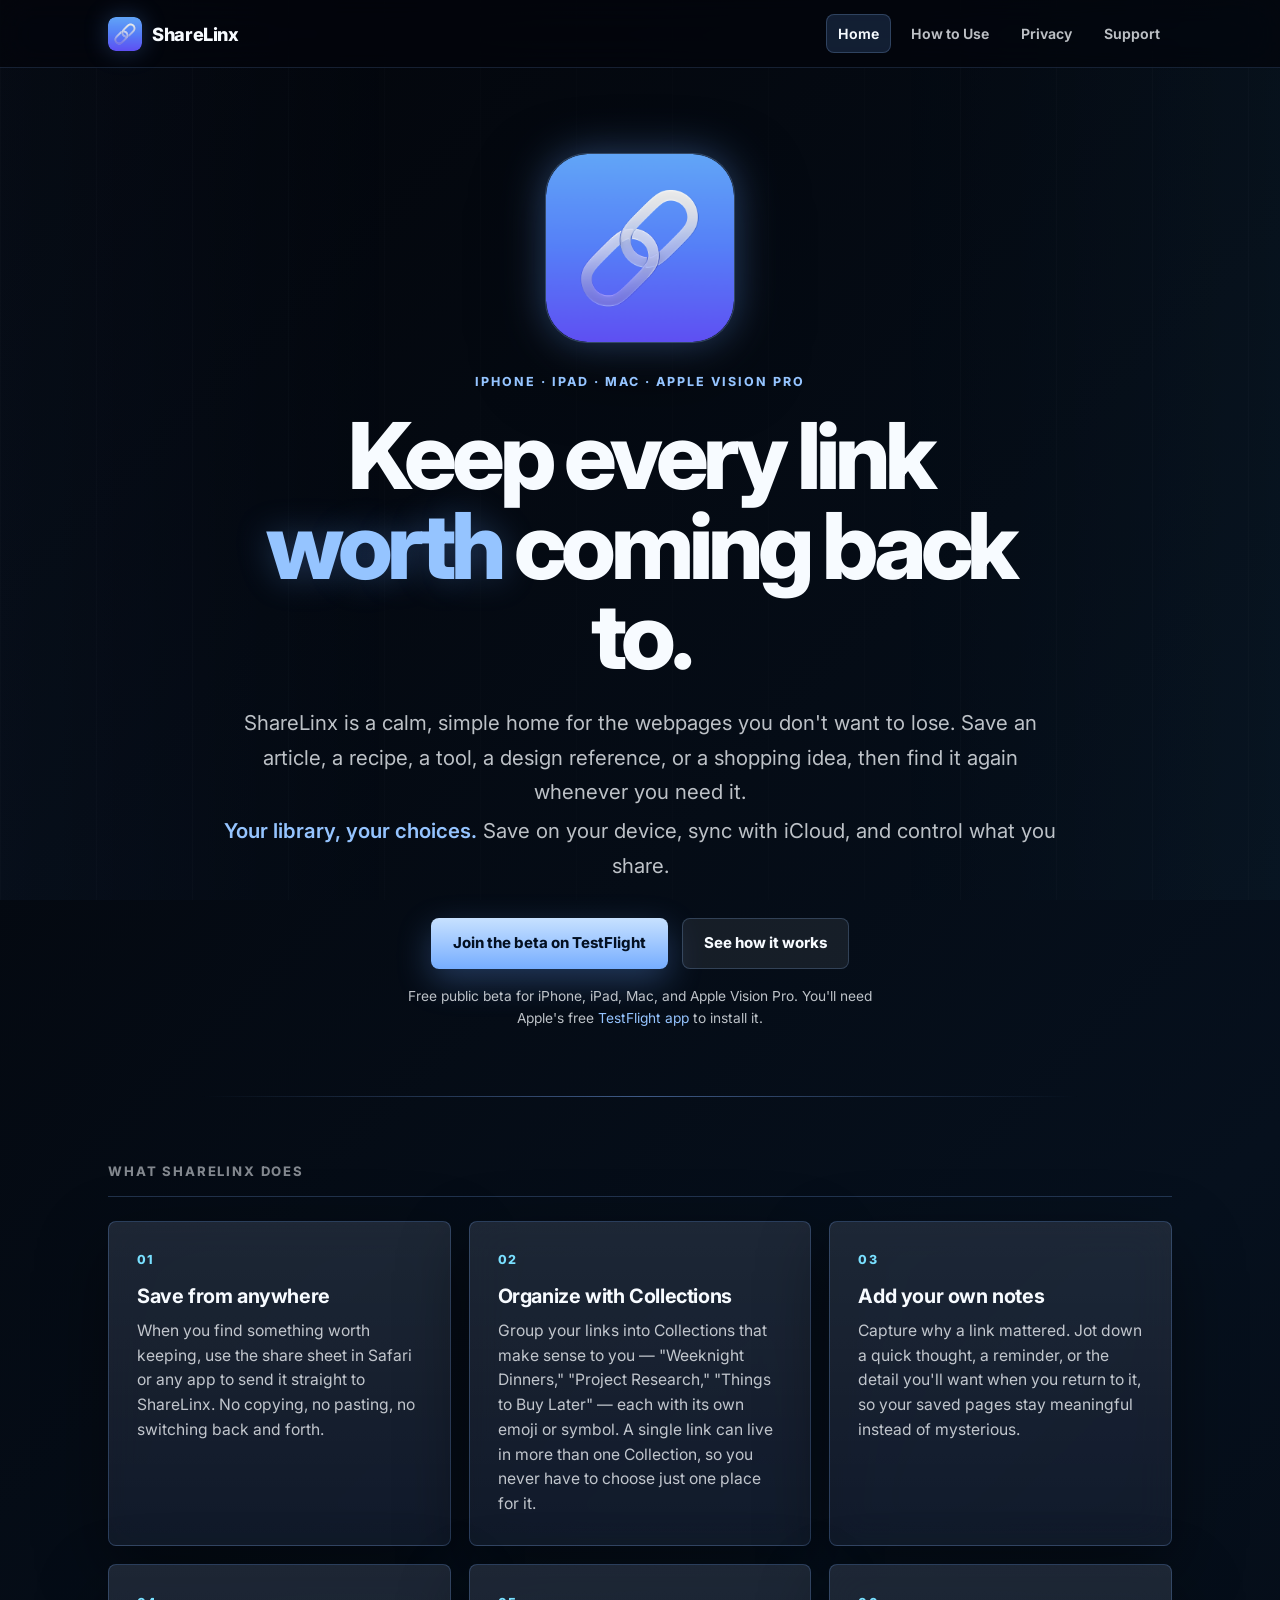
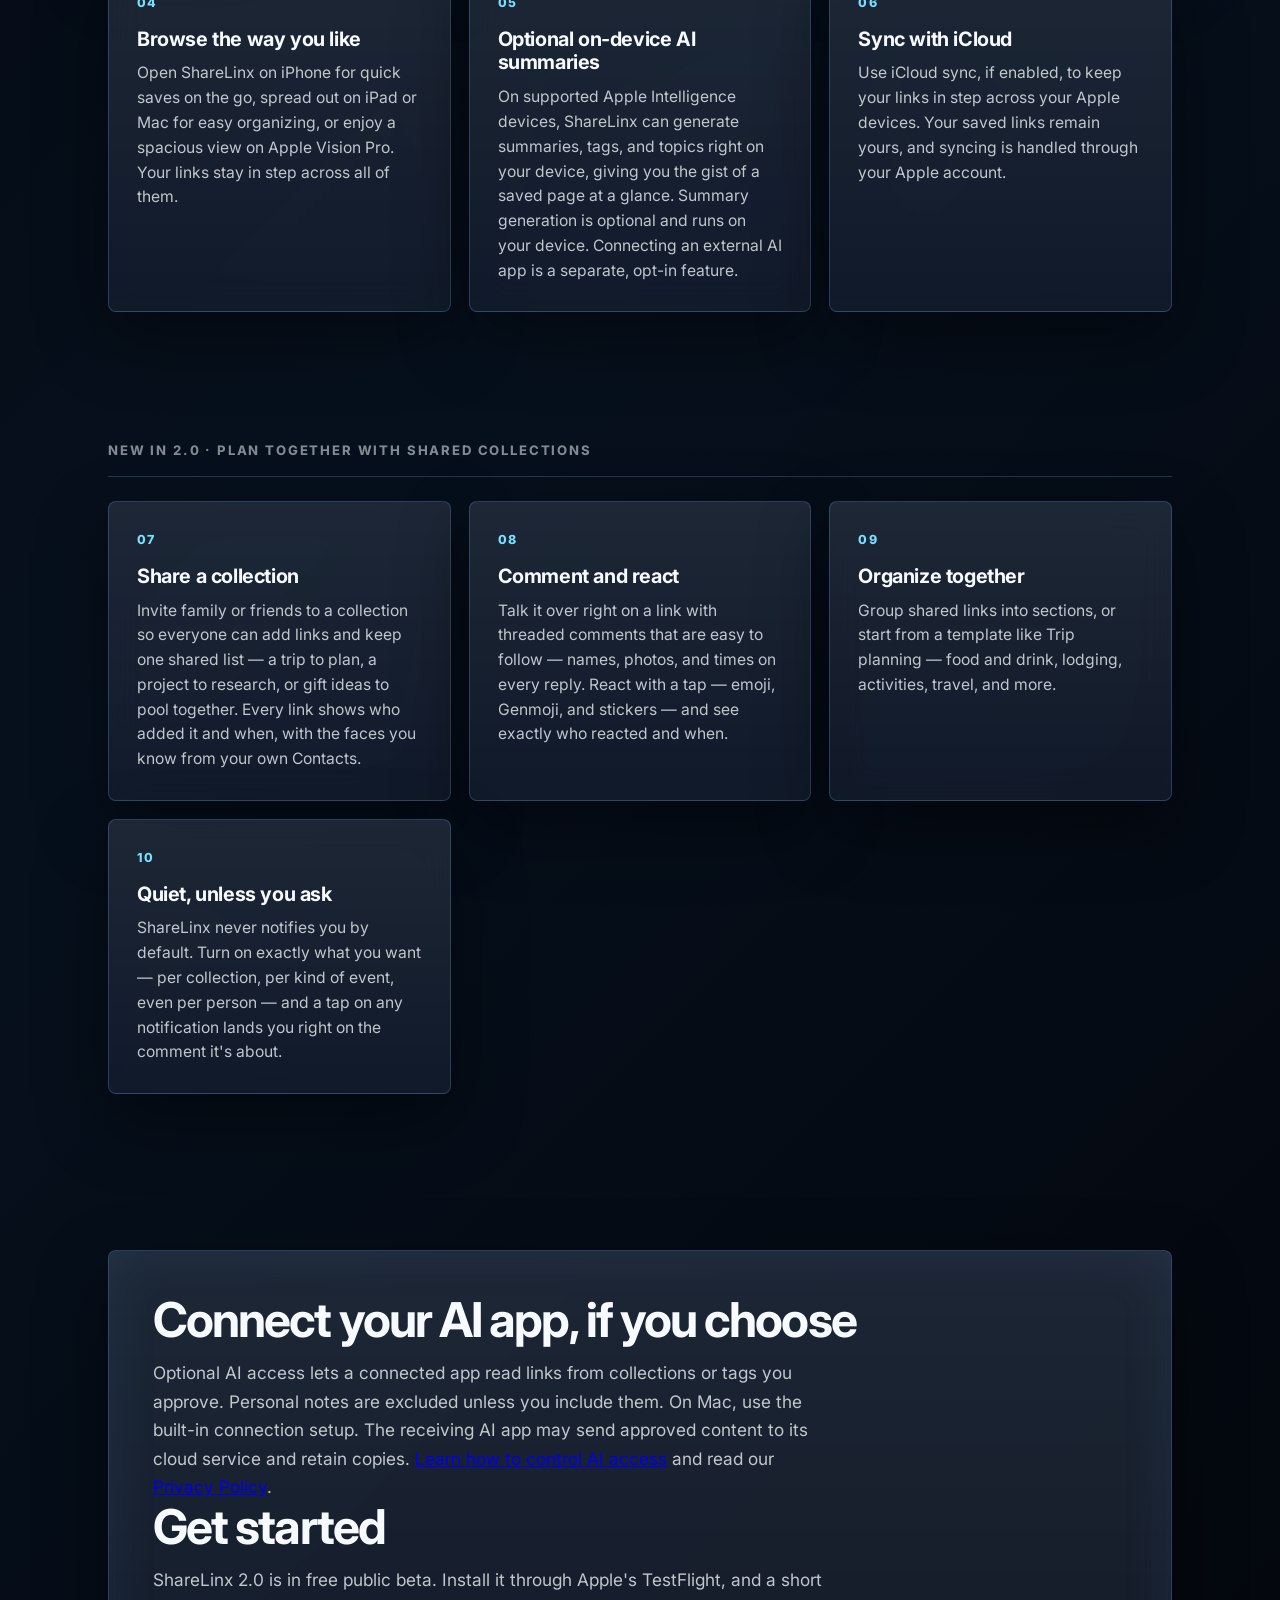
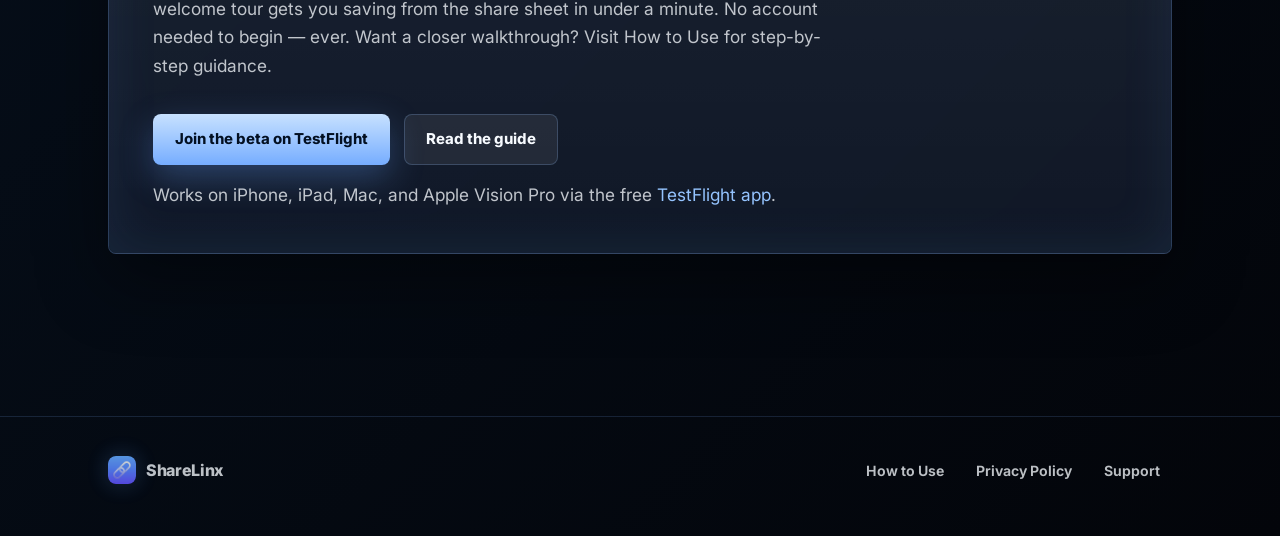
<file: index.html>
<!DOCTYPE html>
<html lang="en">
<head>
<meta charset="UTF-8">
<meta name="viewport" content="width=device-width, initial-scale=1.0">
<title>ShareLinx — Keep every link worth coming back to</title>
<meta name="description" content="ShareLinx is a calm, simple home for the webpages you don't want to lose — and a place to plan together with shared collections. Save on your device, sync with iCloud, and choose what to share. On iPhone, iPad, Mac, and Apple Vision Pro.">
<link rel="icon" type="image/png" sizes="32x32" href="assets/favicon-32.png">
<link rel="icon" type="image/png" sizes="64x64" href="assets/favicon-64.png">
<link rel="apple-touch-icon" sizes="180x180" href="assets/apple-touch-icon.png">
<link rel="stylesheet" href="styles.css?v=20261116">
</head>
<body>

<header class="site-head">
  <div class="bar">
    <a class="brand" href="index.html"><img class="brand-icon" src="assets/sharelinx-icon.png" alt="" aria-hidden="true"><span>ShareLinx</span></a>
    <nav class="menu">
      <a href="index.html" class="active">Home</a>
      <a href="how-to-use.html">How to Use</a>
      <a href="privacy.html">Privacy</a>
      <a href="support.html">Support</a>
    </nav>
  </div>
</header>

<section class="hero">
  <div class="wrap">
    <div class="hero-mark reveal d1"><img src="assets/sharelinx-icon.png" alt="ShareLinx app icon"></div>
    <div class="eyebrow reveal d2">iPhone · iPad · Mac · Apple Vision Pro</div>
    <h1 class="display reveal d3">Keep every link <em>worth</em> coming back to.</h1>
    <p class="lede reveal d4">ShareLinx is a calm, simple home for the webpages you don't want to lose. Save an article, a recipe, a tool, a design reference, or a shopping idea, then find it again whenever you need it.</p>
    <p class="lede hero-privacy reveal d4"><strong>Your library, your choices.</strong> Save on your device, sync with iCloud, and control what you share.</p>
    <div class="cta-row reveal d5">
      <a class="btn btn-primary" href="https://testflight.apple.com/join/Ers4UhVY" target="_blank" rel="noopener">Join the beta on TestFlight</a>
      <a class="btn btn-ghost" href="how-to-use.html">See how it works</a>
    </div>
    <p class="cta-note reveal d5">Free public beta for iPhone, iPad, Mac, and Apple Vision Pro. You'll need Apple's free <a href="https://apps.apple.com/app/testflight/id899247664" target="_blank" rel="noopener">TestFlight app</a> to install it.</p>
  </div>
</section>

<section class="section">
  <div class="wrap">
    <div class="section-label">What ShareLinx does</div>
    <div class="feature-grid">

      <div class="card">
        <div class="num">01</div>
        <h3>Save from anywhere</h3>
        <p>When you find something worth keeping, use the share sheet in Safari or any app to send it straight to ShareLinx. No copying, no pasting, no switching back and forth.</p>
      </div>

      <div class="card">
        <div class="num">02</div>
        <h3>Organize with Collections</h3>
        <p>Group your links into Collections that make sense to you — "Weeknight Dinners," "Project Research," "Things to Buy Later" — each with its own emoji or symbol. A single link can live in more than one Collection, so you never have to choose just one place for it.</p>
      </div>

      <div class="card">
        <div class="num">03</div>
        <h3>Add your own notes</h3>
        <p>Capture why a link mattered. Jot down a quick thought, a reminder, or the detail you'll want when you return to it, so your saved pages stay meaningful instead of mysterious.</p>
      </div>

      <div class="card">
        <div class="num">04</div>
        <h3>Browse the way you like</h3>
        <p>Open ShareLinx on iPhone for quick saves on the go, spread out on iPad or Mac for easy organizing, or enjoy a spacious view on Apple Vision Pro. Your links stay in step across all of them.</p>
      </div>

      <div class="card">
        <div class="num">05</div>
        <h3>Optional on-device AI summaries</h3>
        <p>On supported Apple Intelligence devices, ShareLinx can generate summaries, tags, and topics right on your device, giving you the gist of a saved page at a glance. Summary generation is optional and runs on your device. Connecting an external AI app is a separate, opt-in feature.</p>
      </div>

      <div class="card">
        <div class="num">06</div>
        <h3>Sync with iCloud</h3>
        <p>Use iCloud sync, if enabled, to keep your links in step across your Apple devices. Your saved links remain yours, and syncing is handled through your Apple account.</p>
      </div>

    </div>
  </div>
</section>

<section class="section">
  <div class="wrap">
    <div class="section-label">New in 2.0 · Plan together with Shared Collections</div>
    <div class="feature-grid">

      <div class="card">
        <div class="num">07</div>
        <h3>Share a collection</h3>
        <p>Invite family or friends to a collection so everyone can add links and keep one shared list — a trip to plan, a project to research, or gift ideas to pool together. Every link shows who added it and when, with the faces you know from your own Contacts.</p>
      </div>

      <div class="card">
        <div class="num">08</div>
        <h3>Comment and react</h3>
        <p>Talk it over right on a link with threaded comments that are easy to follow — names, photos, and times on every reply. React with a tap — emoji, Genmoji, and stickers — and see exactly who reacted and when.</p>
      </div>

      <div class="card">
        <div class="num">09</div>
        <h3>Organize together</h3>
        <p>Group shared links into sections, or start from a template like Trip planning — food and drink, lodging, activities, travel, and more.</p>
      </div>

      <div class="card">
        <div class="num">10</div>
        <h3>Quiet, unless you ask</h3>
        <p>ShareLinx never notifies you by default. Turn on exactly what you want — per collection, per kind of event, even per person — and a tap on any notification lands you right on the comment it's about.</p>
      </div>

    </div>
  </div>
</section>

<section class="section">
  <div class="wrap">
    <div class="band">
      <h2>Connect your AI app, if you choose</h2>
      <p>Optional AI access lets a connected app read links from collections or tags you approve. Personal notes are excluded unless you include them. On Mac, use the built-in connection setup. The receiving AI app may send approved content to its cloud service and retain copies. <a href="how-to-use.html#ai-access">Learn how to control AI access</a> and read our <a href="privacy.html">Privacy Policy</a>.</p>
      <h2>Get started</h2>
      <p>ShareLinx 2.0 is in free public beta. Install it through Apple's TestFlight, and a short welcome tour gets you saving from the share sheet in under a minute. No account needed to begin — ever. Want a closer walkthrough? Visit How to Use for step-by-step guidance.</p>
      <div class="cta-row">
        <a class="btn btn-primary" href="https://testflight.apple.com/join/Ers4UhVY" target="_blank" rel="noopener">Join the beta on TestFlight</a>
        <a class="btn btn-ghost" href="how-to-use.html">Read the guide</a>
      </div>
      <p class="cta-note">Works on iPhone, iPad, Mac, and Apple Vision Pro via the free <a href="https://apps.apple.com/app/testflight/id899247664" target="_blank" rel="noopener">TestFlight app</a>.</p>
    </div>
  </div>
</section>

<footer class="site-foot">
  <div class="wrap">
    <div class="foot-brand"><img class="foot-icon" src="assets/sharelinx-icon.png" alt="" aria-hidden="true"><span>ShareLinx</span></div>
    <div class="foot-links">
      <a href="how-to-use.html">How to Use</a>
      <a href="privacy.html">Privacy Policy</a>
      <a href="support.html">Support</a>
    </div>
  </div>
</footer>

</body>
</html>
</file>
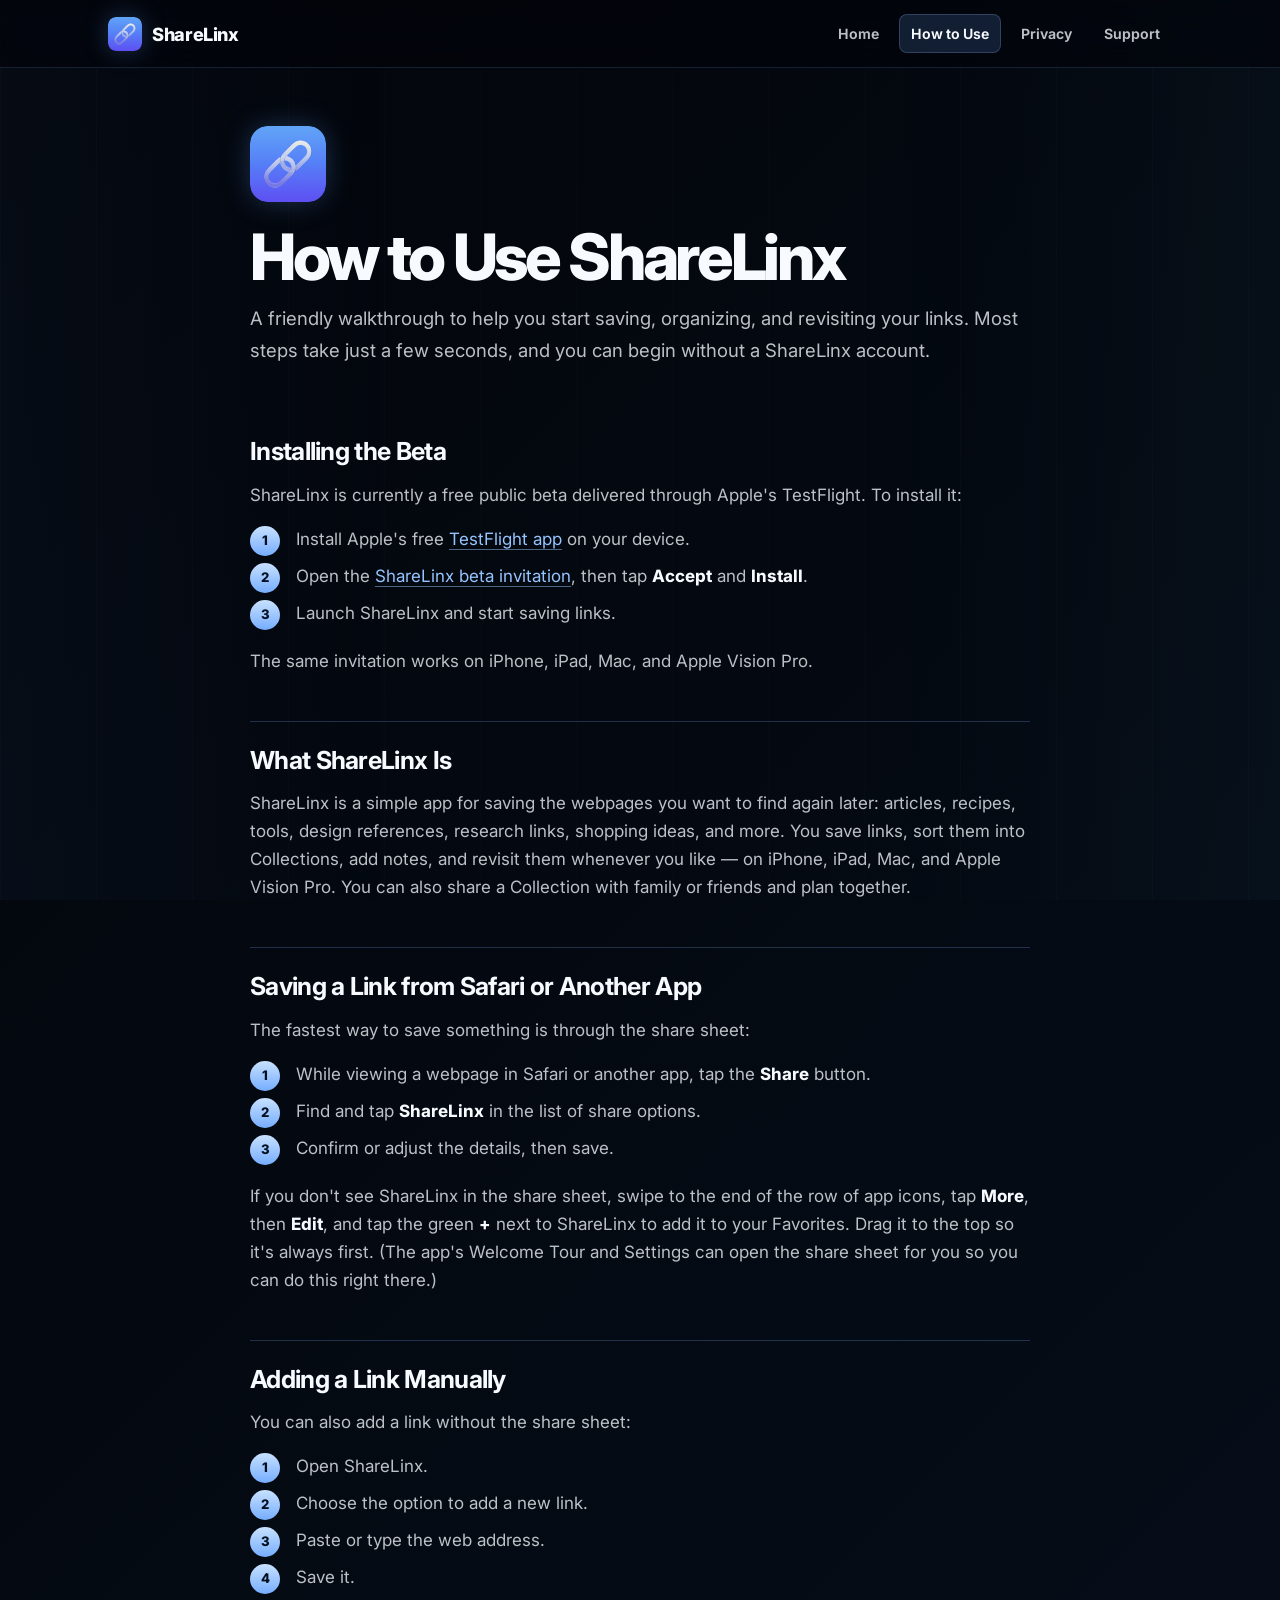
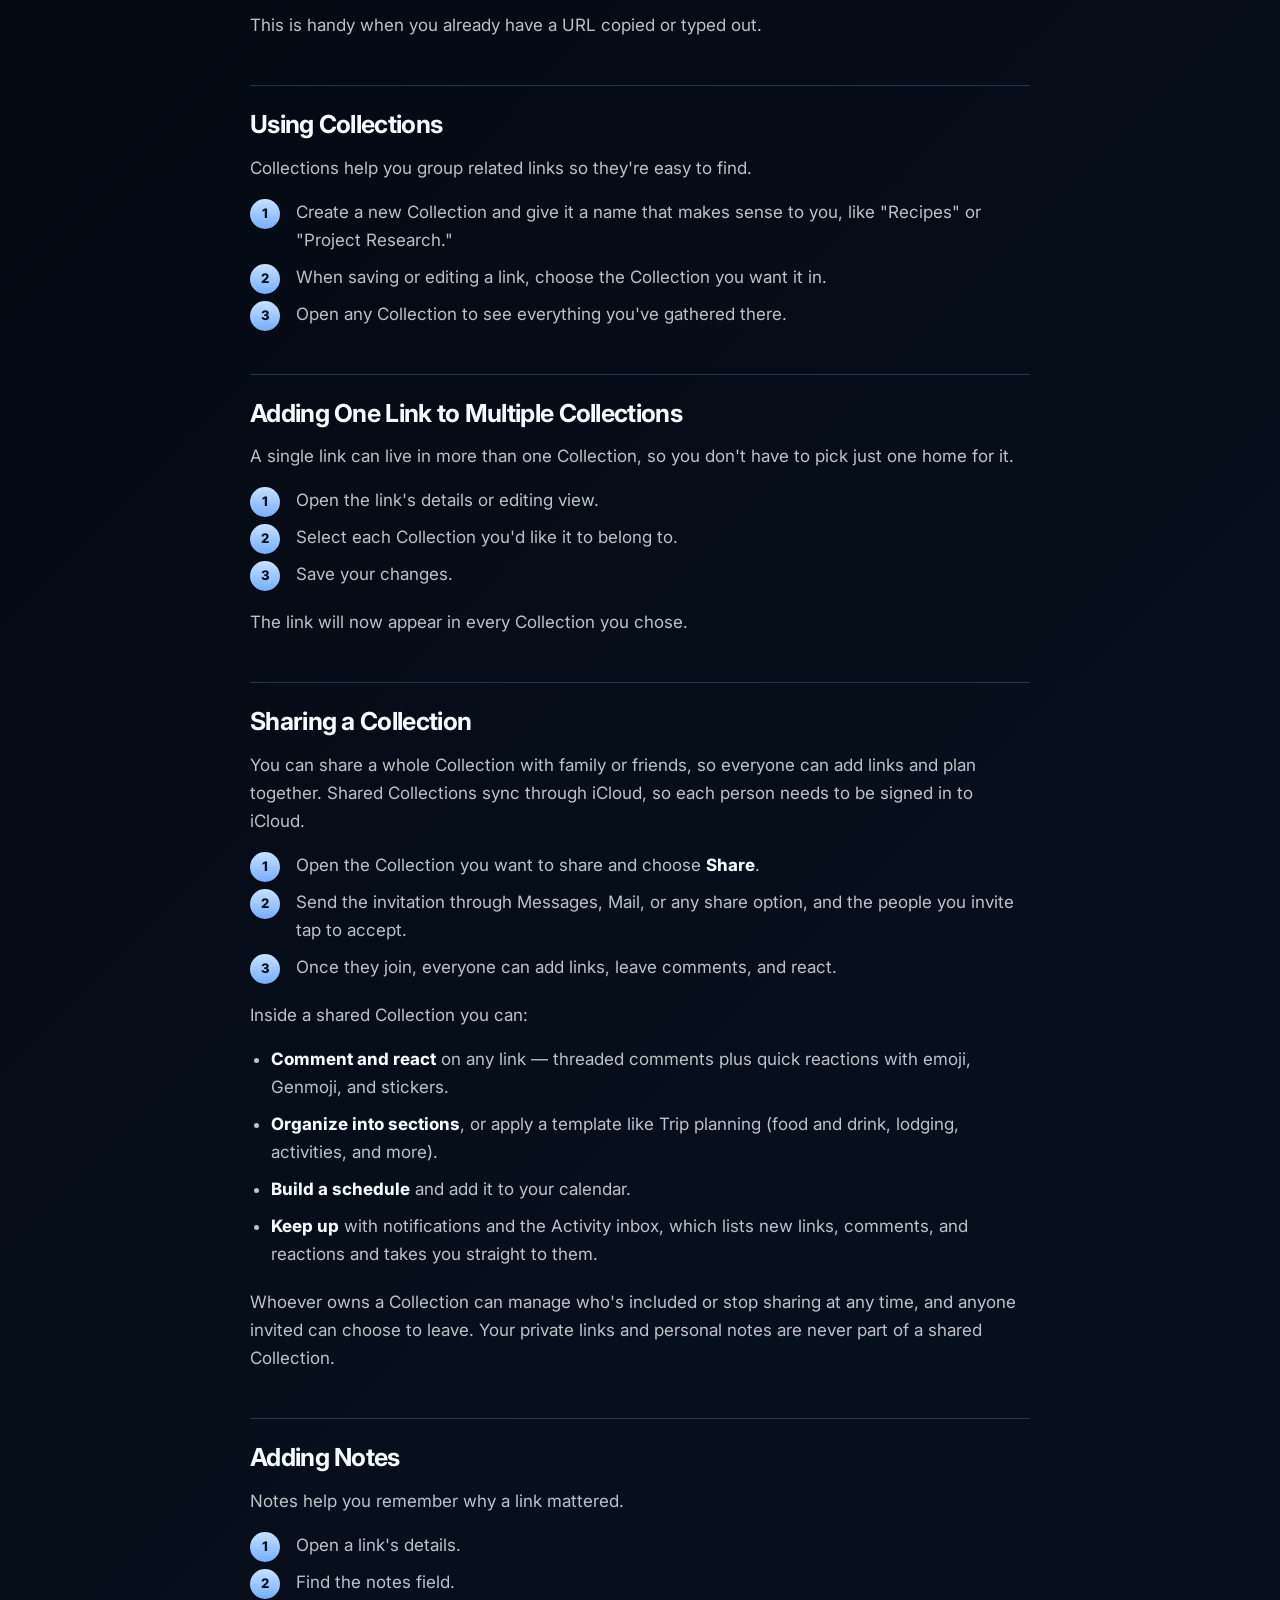
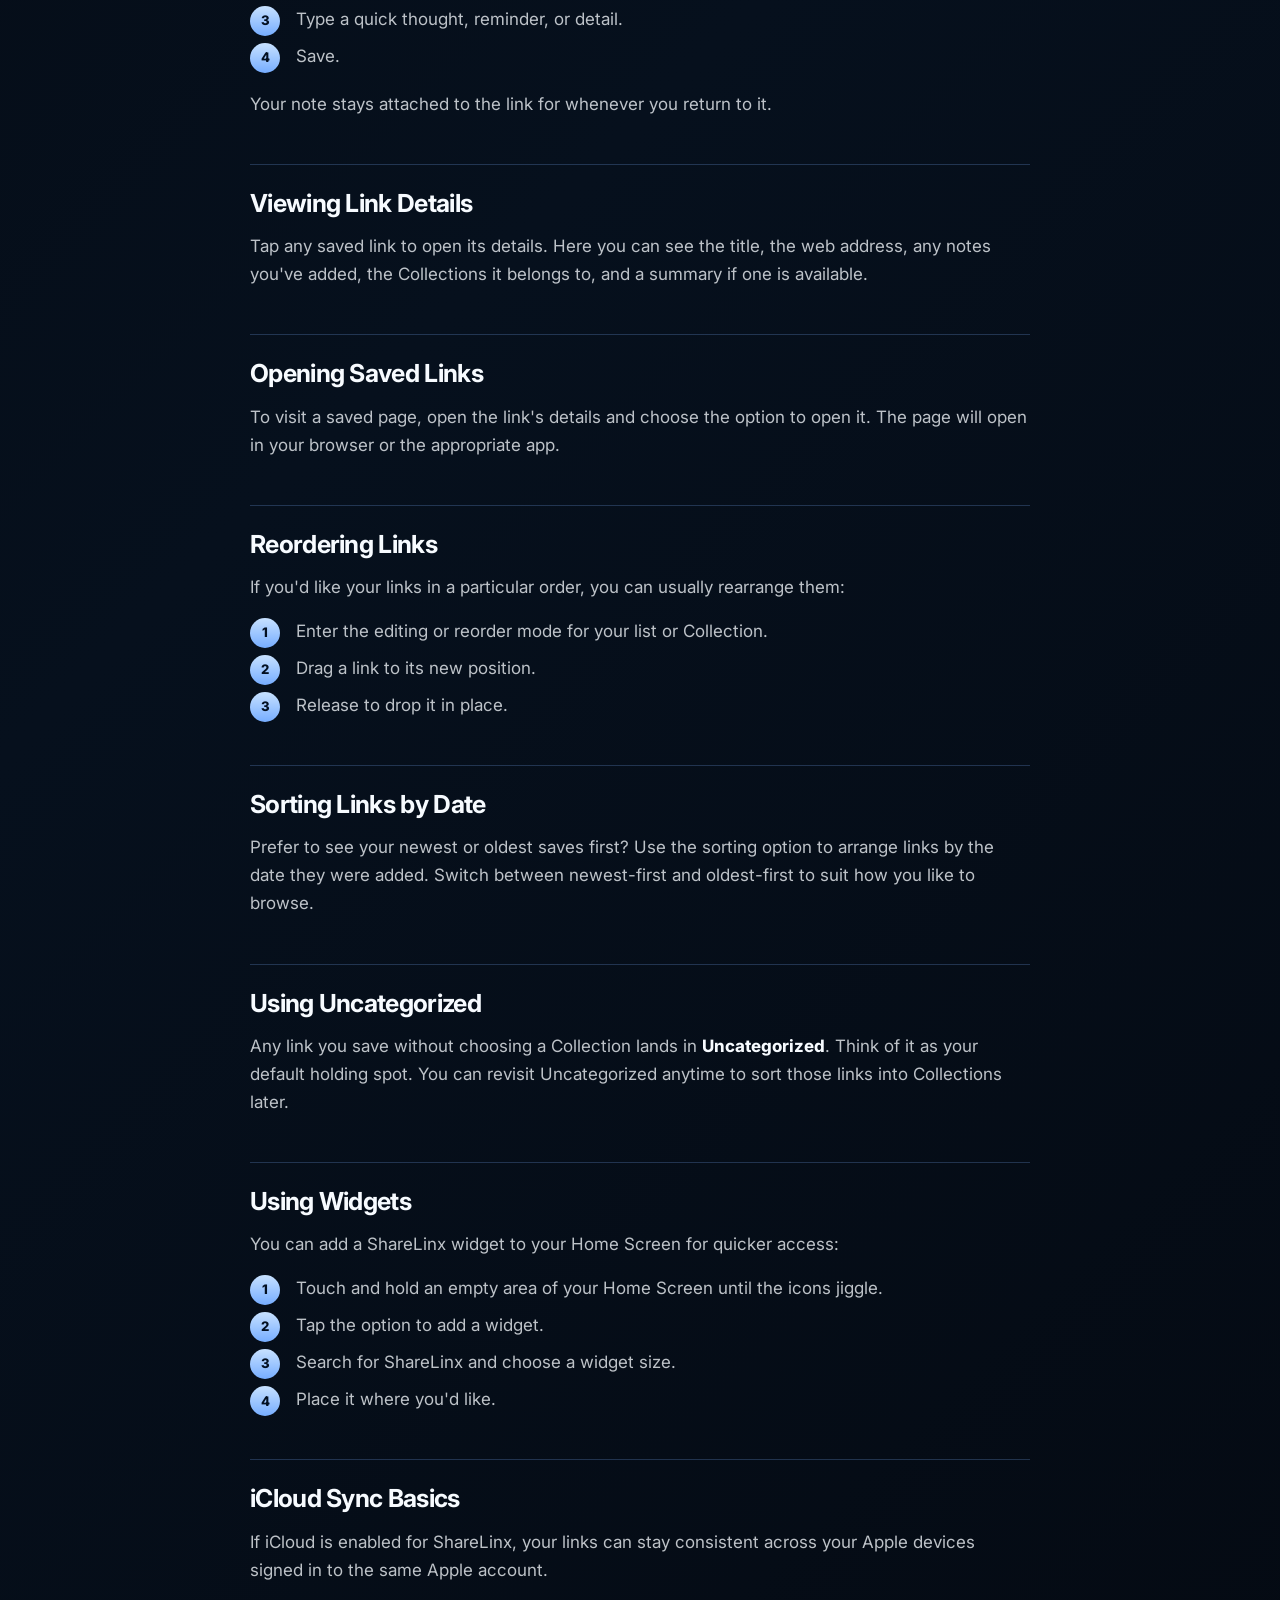
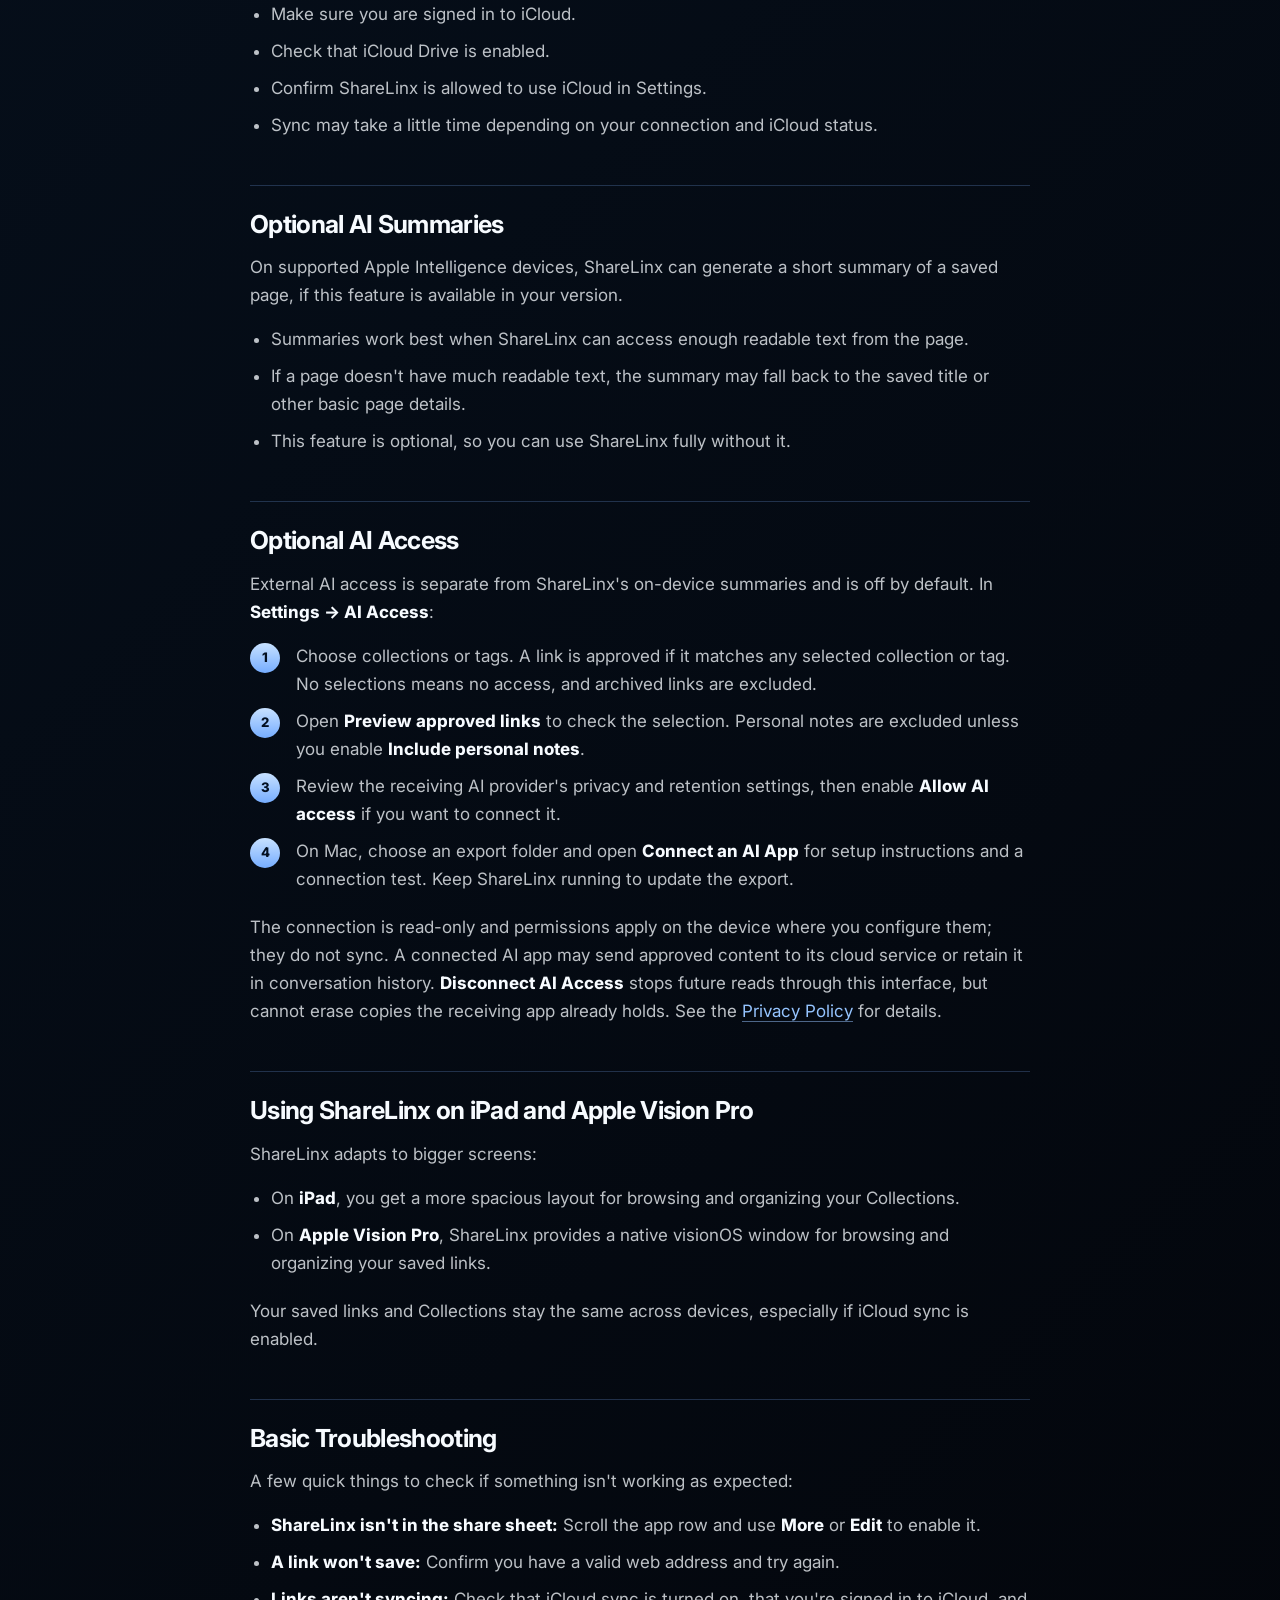
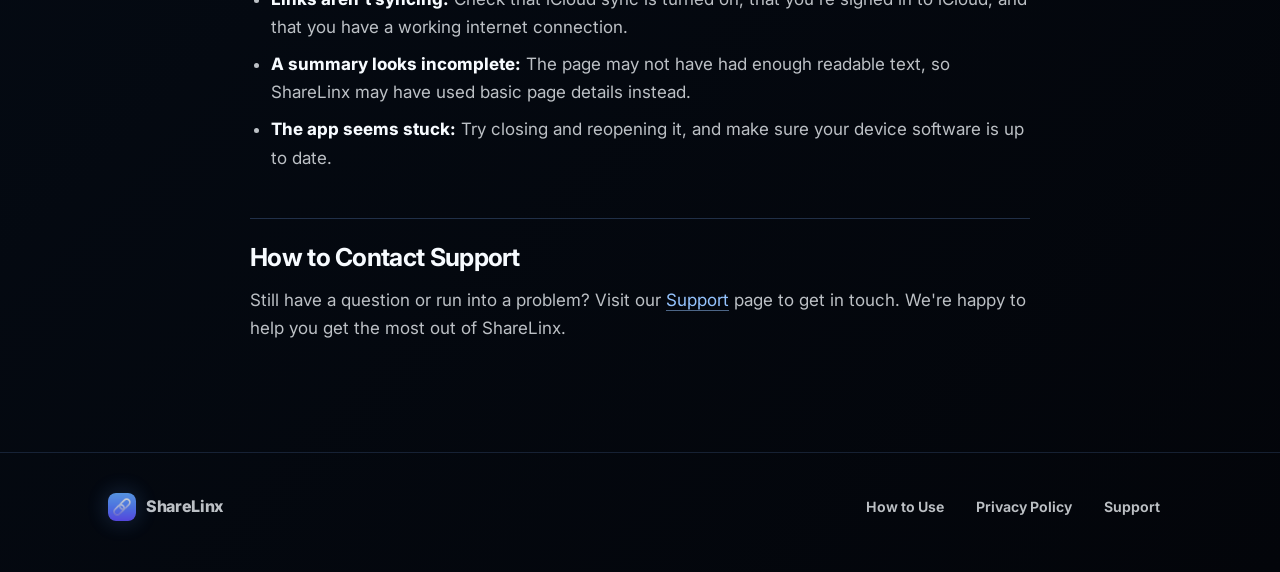
<file: how-to-use.html>
<!DOCTYPE html>
<html lang="en">
<head>
<meta charset="UTF-8">
<meta name="viewport" content="width=device-width, initial-scale=1.0">
<title>How to Use ShareLinx</title>
<link rel="icon" type="image/png" sizes="32x32" href="assets/favicon-32.png">
<link rel="icon" type="image/png" sizes="64x64" href="assets/favicon-64.png">
<link rel="apple-touch-icon" sizes="180x180" href="assets/apple-touch-icon.png">
<link rel="stylesheet" href="styles.css?v=20261116">
</head>
<body>

<header class="site-head">
  <div class="bar">
    <a class="brand" href="index.html"><img class="brand-icon" src="assets/sharelinx-icon.png" alt="" aria-hidden="true"><span>ShareLinx</span></a>
    <nav class="menu">
      <a href="index.html">Home</a>
      <a href="how-to-use.html" class="active">How to Use</a>
      <a href="privacy.html">Privacy</a>
      <a href="support.html">Support</a>
    </nav>
  </div>
</header>

<div class="wrap">
  <div class="doc">

    <div class="doc-mark reveal d1"><img src="assets/sharelinx-icon.png" alt="" aria-hidden="true"></div>
    <h1 class="page-title reveal d1">How to Use ShareLinx</h1>
    <p class="page-intro reveal d2">A friendly walkthrough to help you start saving, organizing, and revisiting your links. Most steps take just a few seconds, and you can begin without a ShareLinx account.</p>

    <h2>Installing the Beta</h2>
    <p>ShareLinx is currently a free public beta delivered through Apple's TestFlight. To install it:</p>
    <ol class="steps">
      <li>Install Apple's free <a href="https://apps.apple.com/app/testflight/id899247664" target="_blank" rel="noopener">TestFlight app</a> on your device.</li>
      <li>Open the <a href="https://testflight.apple.com/join/Ers4UhVY" target="_blank" rel="noopener">ShareLinx beta invitation</a>, then tap <strong>Accept</strong> and <strong>Install</strong>.</li>
      <li>Launch ShareLinx and start saving links.</li>
    </ol>
    <p>The same invitation works on iPhone, iPad, Mac, and Apple Vision Pro.</p>

    <h2>What ShareLinx Is</h2>
    <p>ShareLinx is a simple app for saving the webpages you want to find again later: articles, recipes, tools, design references, research links, shopping ideas, and more. You save links, sort them into Collections, add notes, and revisit them whenever you like — on iPhone, iPad, Mac, and Apple Vision Pro. You can also share a Collection with family or friends and plan together.</p>

    <h2>Saving a Link from Safari or Another App</h2>
    <p>The fastest way to save something is through the share sheet:</p>
    <ol class="steps">
      <li>While viewing a webpage in Safari or another app, tap the <strong>Share</strong> button.</li>
      <li>Find and tap <strong>ShareLinx</strong> in the list of share options.</li>
      <li>Confirm or adjust the details, then save.</li>
    </ol>
    <p>If you don't see ShareLinx in the share sheet, swipe to the end of the row of app icons, tap <strong>More</strong>, then <strong>Edit</strong>, and tap the green <strong>+</strong> next to ShareLinx to add it to your Favorites. Drag it to the top so it's always first. (The app's Welcome Tour and Settings can open the share sheet for you so you can do this right there.)</p>

    <h2>Adding a Link Manually</h2>
    <p>You can also add a link without the share sheet:</p>
    <ol class="steps">
      <li>Open ShareLinx.</li>
      <li>Choose the option to add a new link.</li>
      <li>Paste or type the web address.</li>
      <li>Save it.</li>
    </ol>
    <p>This is handy when you already have a URL copied or typed out.</p>

    <h2>Using Collections</h2>
    <p>Collections help you group related links so they're easy to find.</p>
    <ol class="steps">
      <li>Create a new Collection and give it a name that makes sense to you, like "Recipes" or "Project Research."</li>
      <li>When saving or editing a link, choose the Collection you want it in.</li>
      <li>Open any Collection to see everything you've gathered there.</li>
    </ol>

    <h2>Adding One Link to Multiple Collections</h2>
    <p>A single link can live in more than one Collection, so you don't have to pick just one home for it.</p>
    <ol class="steps">
      <li>Open the link's details or editing view.</li>
      <li>Select each Collection you'd like it to belong to.</li>
      <li>Save your changes.</li>
    </ol>
    <p>The link will now appear in every Collection you chose.</p>

    <h2>Sharing a Collection</h2>
    <p>You can share a whole Collection with family or friends, so everyone can add links and plan together. Shared Collections sync through iCloud, so each person needs to be signed in to iCloud.</p>
    <ol class="steps">
      <li>Open the Collection you want to share and choose <strong>Share</strong>.</li>
      <li>Send the invitation through Messages, Mail, or any share option, and the people you invite tap to accept.</li>
      <li>Once they join, everyone can add links, leave comments, and react.</li>
    </ol>
    <p>Inside a shared Collection you can:</p>
    <ul>
      <li><strong>Comment and react</strong> on any link — threaded comments plus quick reactions with emoji, Genmoji, and stickers.</li>
      <li><strong>Organize into sections</strong>, or apply a template like Trip planning (food and drink, lodging, activities, and more).</li>
      <li><strong>Build a schedule</strong> and add it to your calendar.</li>
      <li><strong>Keep up</strong> with notifications and the Activity inbox, which lists new links, comments, and reactions and takes you straight to them.</li>
    </ul>
    <p>Whoever owns a Collection can manage who's included or stop sharing at any time, and anyone invited can choose to leave. Your private links and personal notes are never part of a shared Collection.</p>

    <h2>Adding Notes</h2>
    <p>Notes help you remember why a link mattered.</p>
    <ol class="steps">
      <li>Open a link's details.</li>
      <li>Find the notes field.</li>
      <li>Type a quick thought, reminder, or detail.</li>
      <li>Save.</li>
    </ol>
    <p>Your note stays attached to the link for whenever you return to it.</p>

    <h2>Viewing Link Details</h2>
    <p>Tap any saved link to open its details. Here you can see the title, the web address, any notes you've added, the Collections it belongs to, and a summary if one is available.</p>

    <h2>Opening Saved Links</h2>
    <p>To visit a saved page, open the link's details and choose the option to open it. The page will open in your browser or the appropriate app.</p>

    <h2>Reordering Links</h2>
    <p>If you'd like your links in a particular order, you can usually rearrange them:</p>
    <ol class="steps">
      <li>Enter the editing or reorder mode for your list or Collection.</li>
      <li>Drag a link to its new position.</li>
      <li>Release to drop it in place.</li>
    </ol>

    <h2>Sorting Links by Date</h2>
    <p>Prefer to see your newest or oldest saves first? Use the sorting option to arrange links by the date they were added. Switch between newest-first and oldest-first to suit how you like to browse.</p>

    <h2>Using Uncategorized</h2>
    <p>Any link you save without choosing a Collection lands in <strong>Uncategorized</strong>. Think of it as your default holding spot. You can revisit Uncategorized anytime to sort those links into Collections later.</p>

    <h2>Using Widgets</h2>
    <p>You can add a ShareLinx widget to your Home Screen for quicker access:</p>
    <ol class="steps">
      <li>Touch and hold an empty area of your Home Screen until the icons jiggle.</li>
      <li>Tap the option to add a widget.</li>
      <li>Search for ShareLinx and choose a widget size.</li>
      <li>Place it where you'd like.</li>
    </ol>

    <h2>iCloud Sync Basics</h2>
    <p>If iCloud is enabled for ShareLinx, your links can stay consistent across your Apple devices signed in to the same Apple account.</p>
    <ul>
      <li>Make sure you are signed in to iCloud.</li>
      <li>Check that iCloud Drive is enabled.</li>
      <li>Confirm ShareLinx is allowed to use iCloud in Settings.</li>
      <li>Sync may take a little time depending on your connection and iCloud status.</li>
    </ul>

    <h2>Optional AI Summaries</h2>
    <p>On supported Apple Intelligence devices, ShareLinx can generate a short summary of a saved page, if this feature is available in your version.</p>
    <ul>
      <li>Summaries work best when ShareLinx can access enough readable text from the page.</li>
      <li>If a page doesn't have much readable text, the summary may fall back to the saved title or other basic page details.</li>
      <li>This feature is optional, so you can use ShareLinx fully without it.</li>
    </ul>

    <h2 id="ai-access">Optional AI Access</h2>
    <p>External AI access is separate from ShareLinx's on-device summaries and is off by default. In <strong>Settings → AI Access</strong>:</p>
    <ol class="steps">
      <li>Choose collections or tags. A link is approved if it matches any selected collection or tag. No selections means no access, and archived links are excluded.</li>
      <li>Open <strong>Preview approved links</strong> to check the selection. Personal notes are excluded unless you enable <strong>Include personal notes</strong>.</li>
      <li>Review the receiving AI provider's privacy and retention settings, then enable <strong>Allow AI access</strong> if you want to connect it.</li>
      <li>On Mac, choose an export folder and open <strong>Connect an AI App</strong> for setup instructions and a connection test. Keep ShareLinx running to update the export.</li>
    </ol>
    <p>The connection is read-only and permissions apply on the device where you configure them; they do not sync. A connected AI app may send approved content to its cloud service or retain it in conversation history. <strong>Disconnect AI Access</strong> stops future reads through this interface, but cannot erase copies the receiving app already holds. See the <a href="privacy.html">Privacy Policy</a> for details.</p>

    <h2>Using ShareLinx on iPad and Apple Vision Pro</h2>
    <p>ShareLinx adapts to bigger screens:</p>
    <ul>
      <li>On <strong>iPad</strong>, you get a more spacious layout for browsing and organizing your Collections.</li>
      <li>On <strong>Apple Vision Pro</strong>, ShareLinx provides a native visionOS window for browsing and organizing your saved links.</li>
    </ul>
    <p>Your saved links and Collections stay the same across devices, especially if iCloud sync is enabled.</p>

    <h2>Basic Troubleshooting</h2>
    <p>A few quick things to check if something isn't working as expected:</p>
    <ul>
      <li><strong>ShareLinx isn't in the share sheet:</strong> Scroll the app row and use <strong>More</strong> or <strong>Edit</strong> to enable it.</li>
      <li><strong>A link won't save:</strong> Confirm you have a valid web address and try again.</li>
      <li><strong>Links aren't syncing:</strong> Check that iCloud sync is turned on, that you're signed in to iCloud, and that you have a working internet connection.</li>
      <li><strong>A summary looks incomplete:</strong> The page may not have had enough readable text, so ShareLinx may have used basic page details instead.</li>
      <li><strong>The app seems stuck:</strong> Try closing and reopening it, and make sure your device software is up to date.</li>
    </ul>

    <h2>How to Contact Support</h2>
    <p>Still have a question or run into a problem? Visit our <a href="support.html">Support</a> page to get in touch. We're happy to help you get the most out of ShareLinx.</p>

  </div>
</div>

<footer class="site-foot">
  <div class="wrap">
    <div class="foot-brand"><img class="foot-icon" src="assets/sharelinx-icon.png" alt="" aria-hidden="true"><span>ShareLinx</span></div>
    <div class="foot-links">
      <a href="how-to-use.html">How to Use</a>
      <a href="privacy.html">Privacy Policy</a>
      <a href="support.html">Support</a>
    </div>
  </div>
</footer>

</body>
</html>
</file>
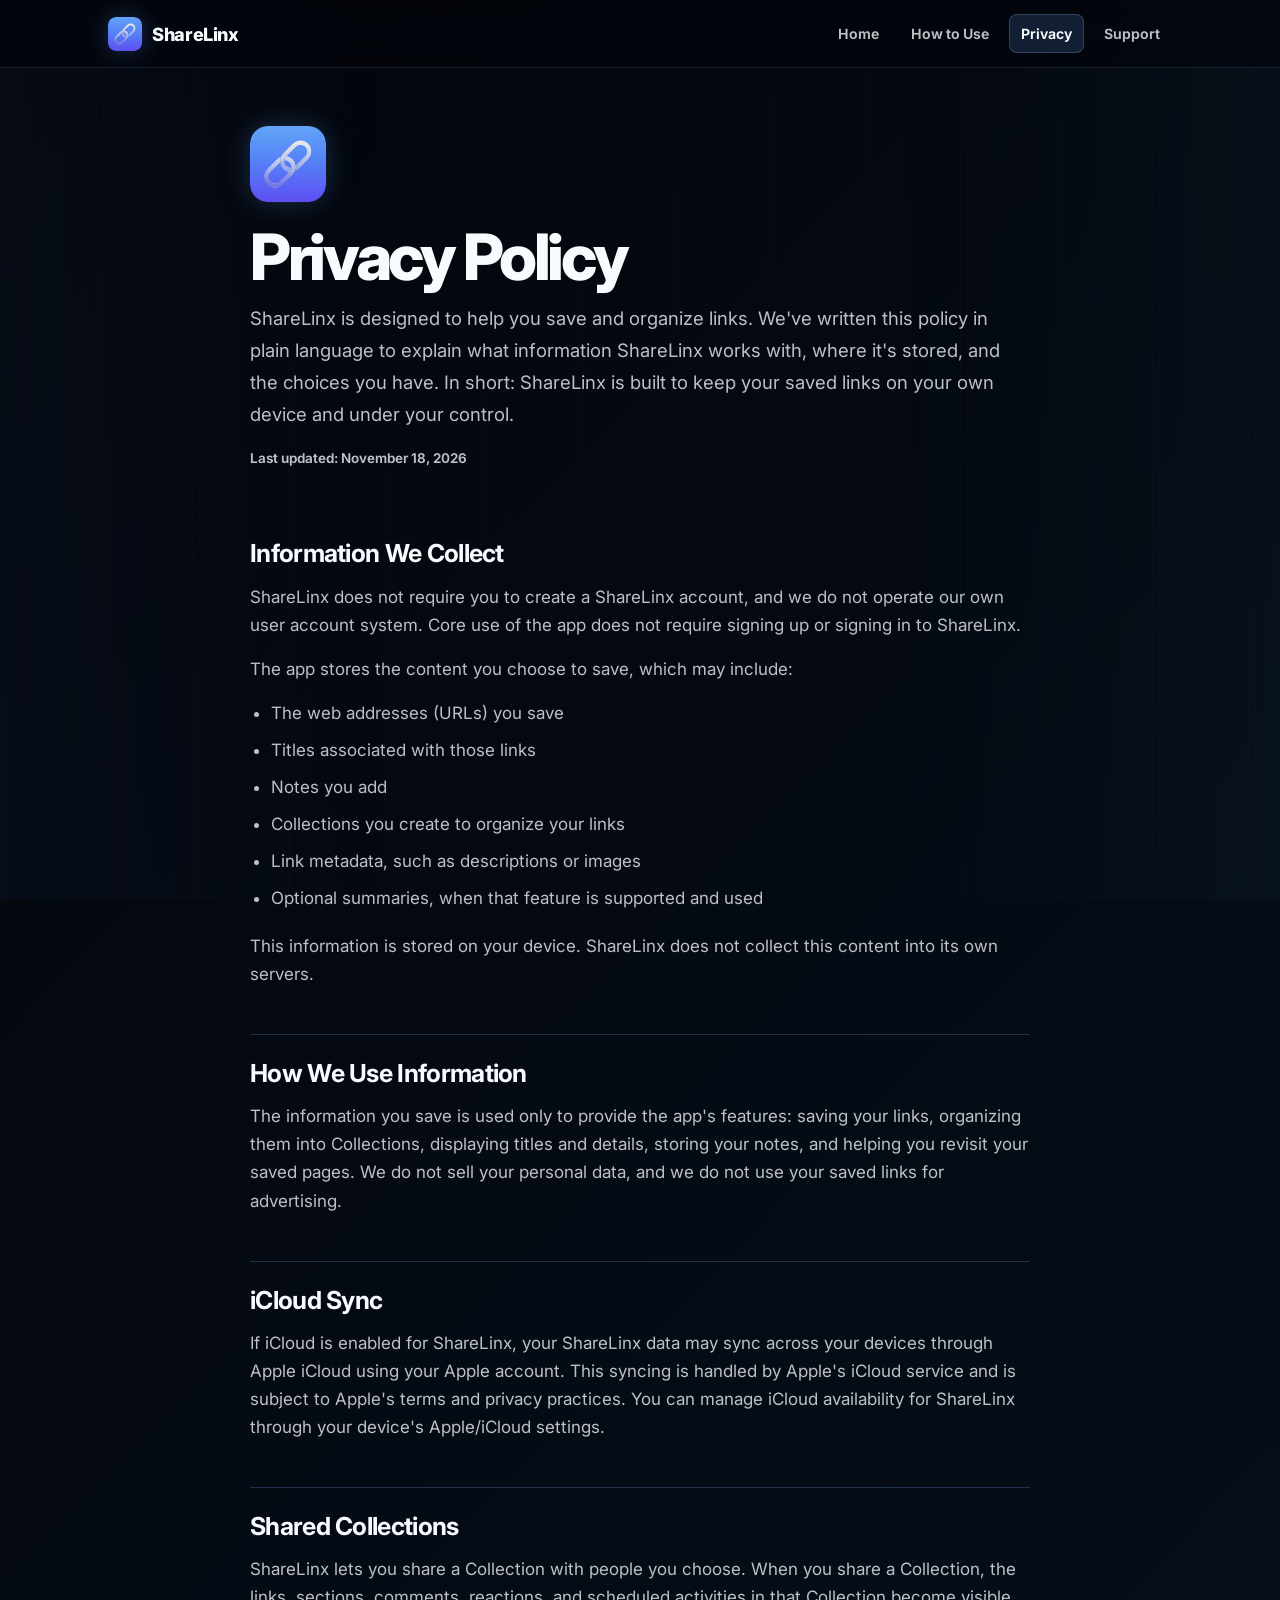
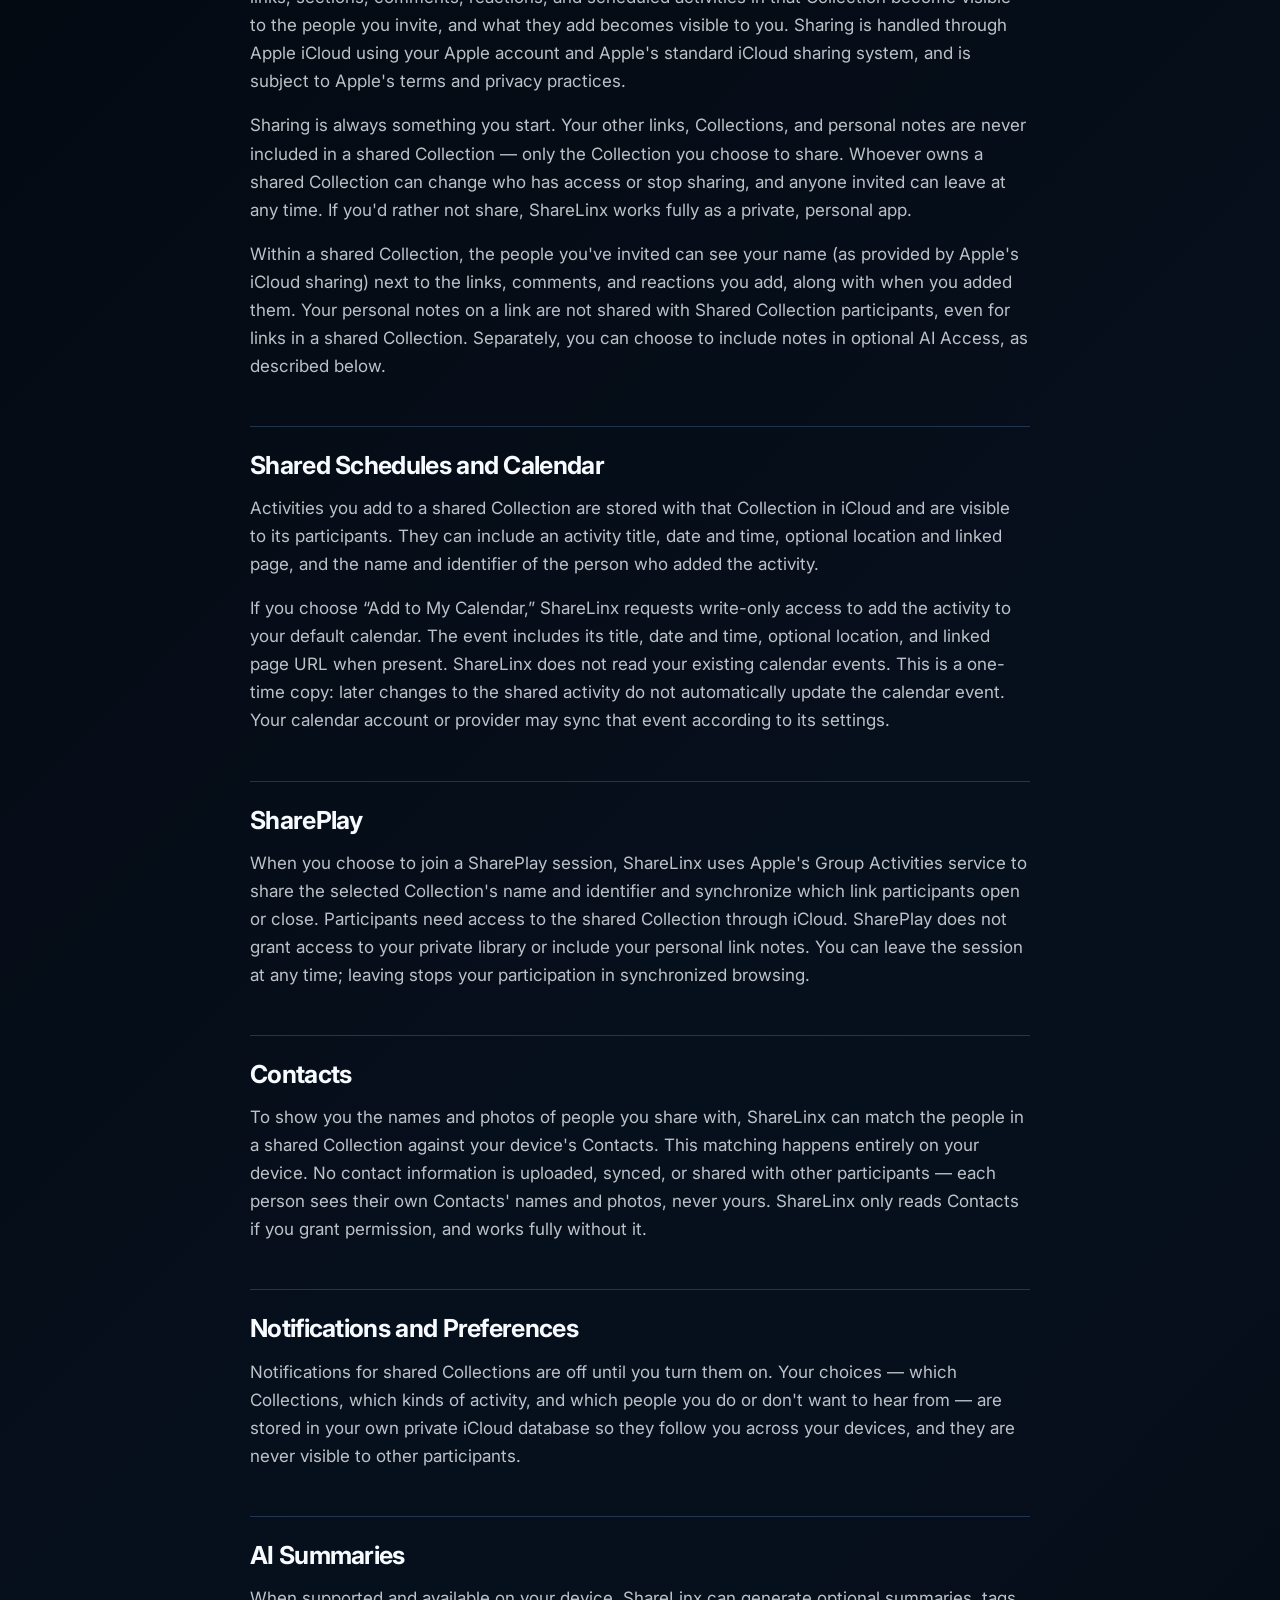
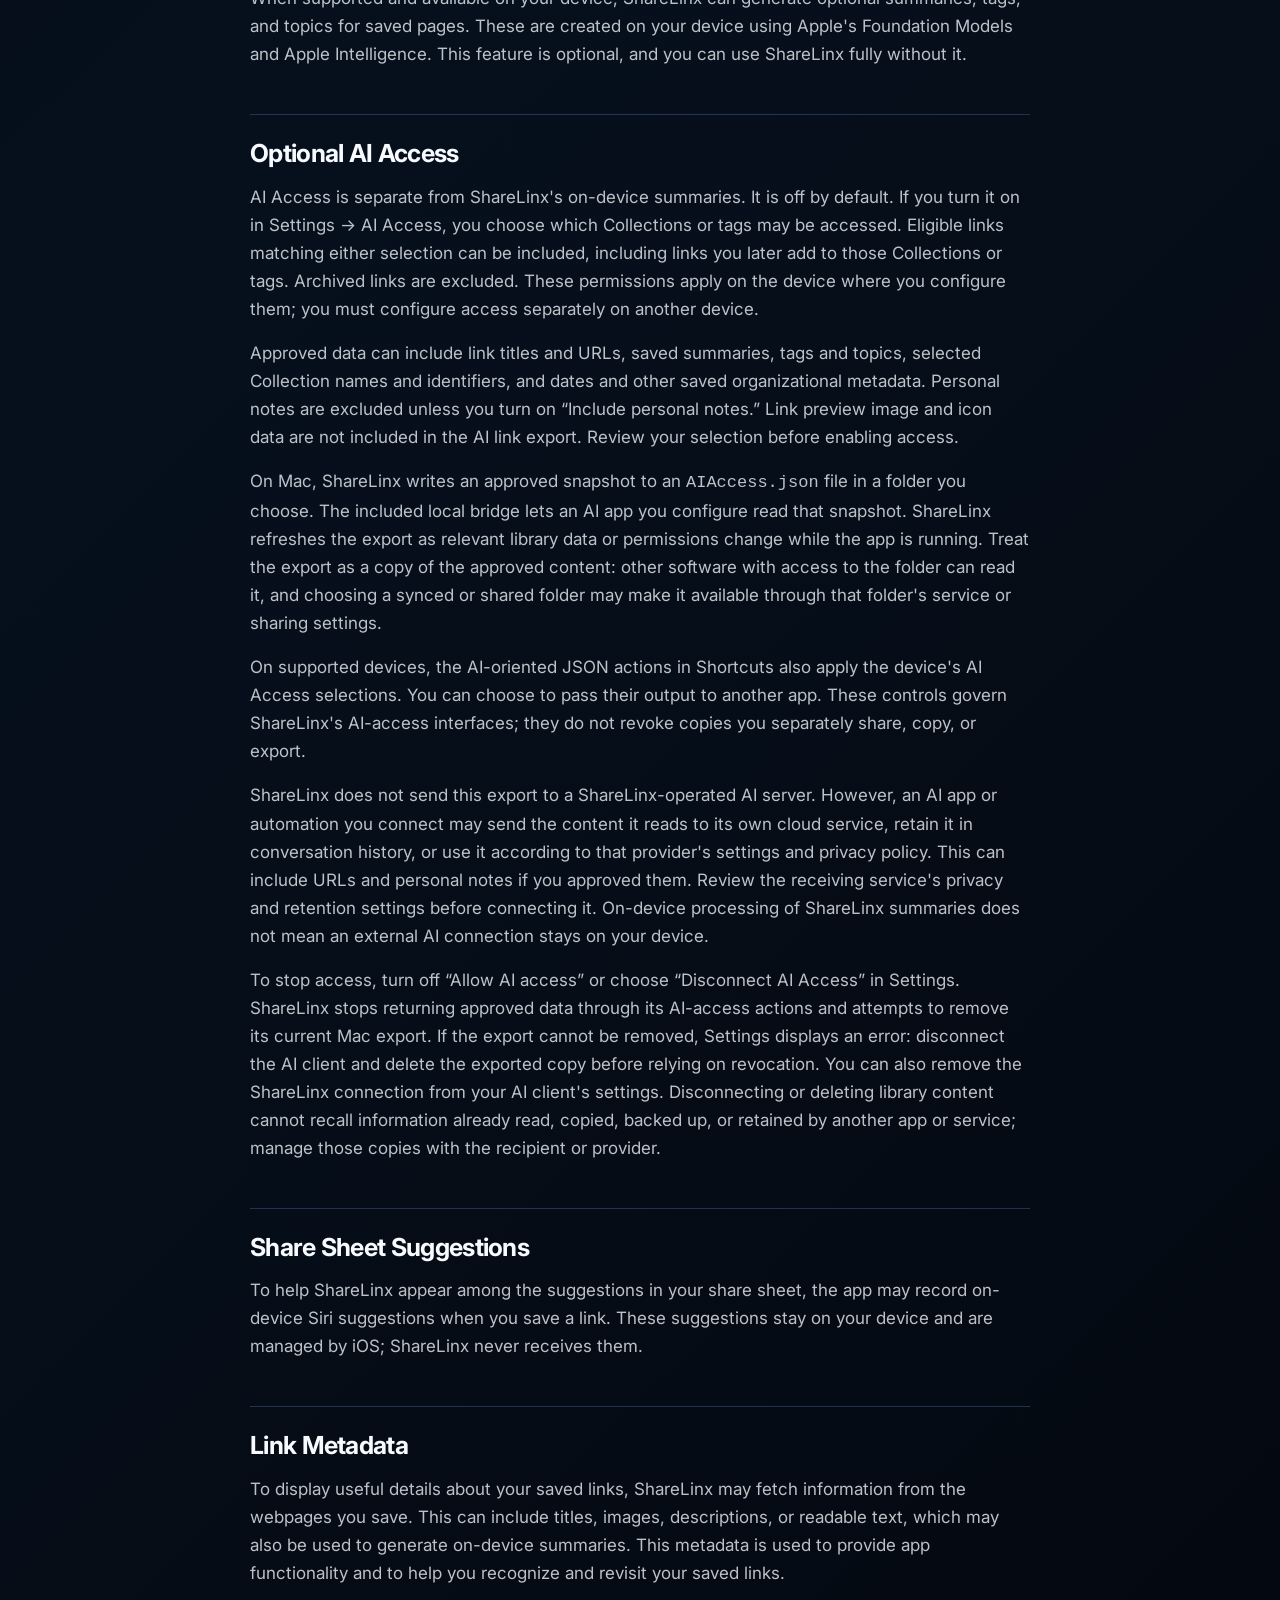
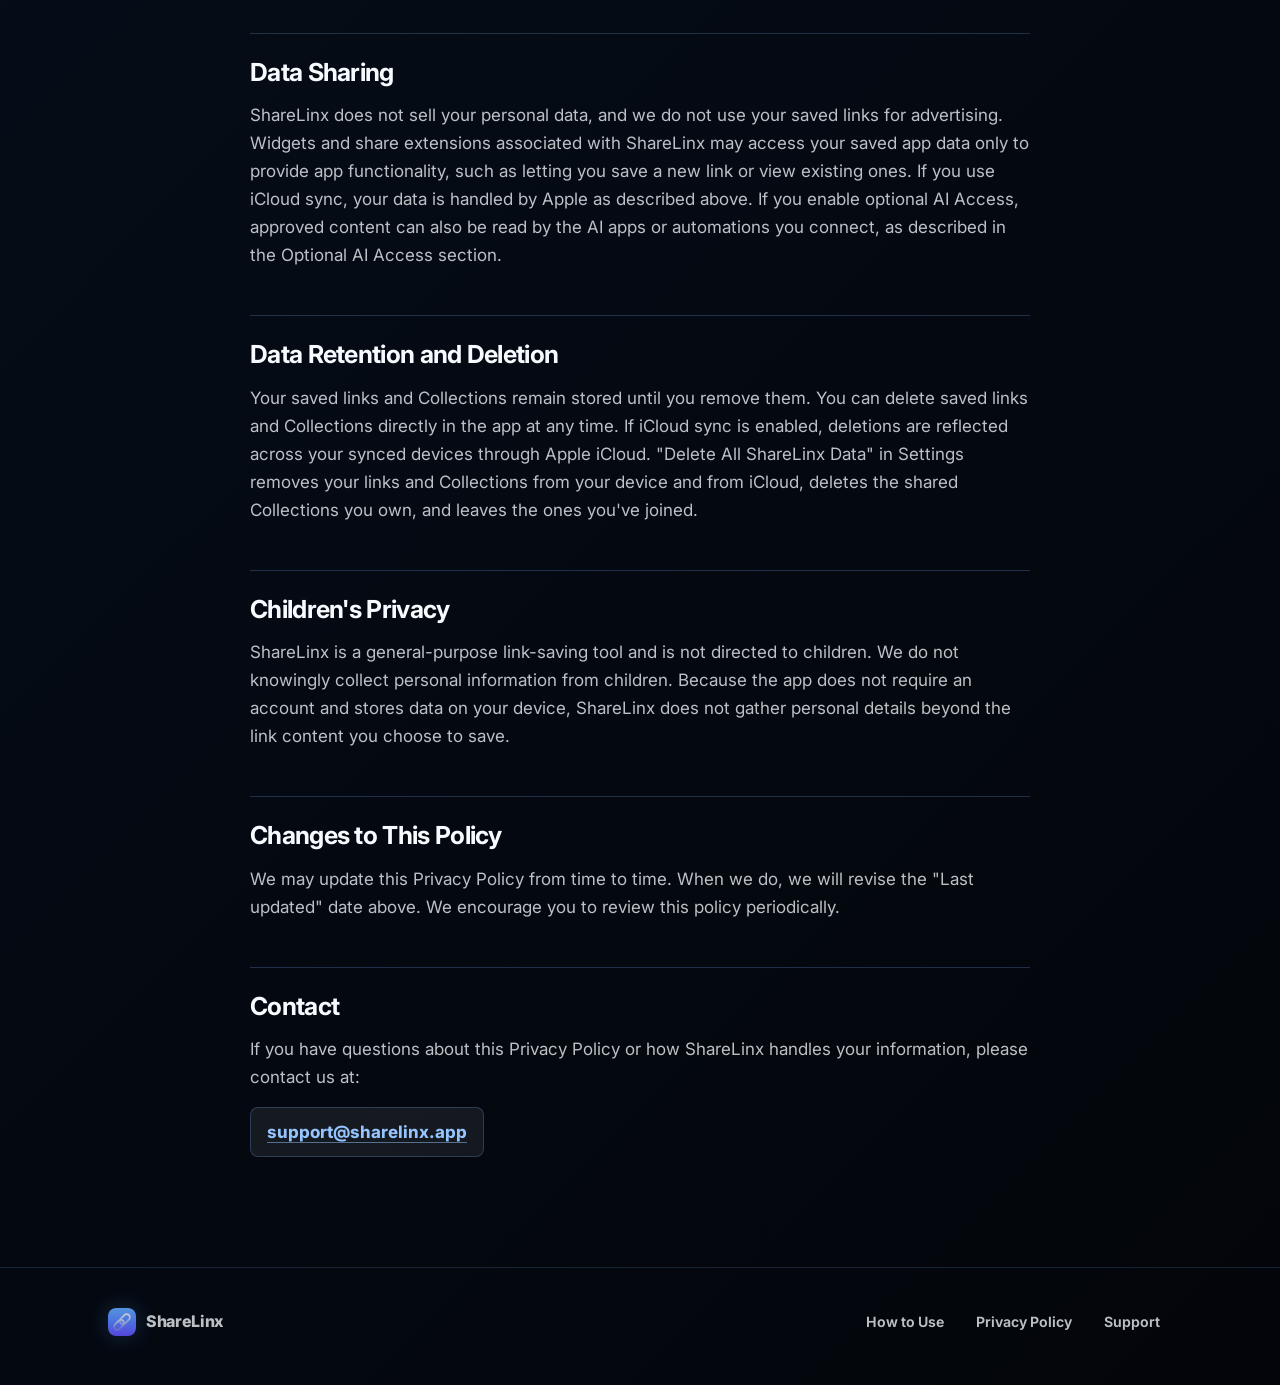
<file: privacy.html>
<!DOCTYPE html>
<html lang="en">
<head>
<meta charset="UTF-8">
<meta name="viewport" content="width=device-width, initial-scale=1.0">
<title>ShareLinx Privacy Policy</title>
<link rel="icon" type="image/png" sizes="32x32" href="assets/favicon-32.png">
<link rel="icon" type="image/png" sizes="64x64" href="assets/favicon-64.png">
<link rel="apple-touch-icon" sizes="180x180" href="assets/apple-touch-icon.png">
<link rel="stylesheet" href="styles.css">
</head>
<body>

<header class="site-head">
  <div class="bar">
    <a class="brand" href="index.html"><img class="brand-icon" src="assets/sharelinx-icon.png" alt="" aria-hidden="true"><span>ShareLinx</span></a>
    <nav class="menu">
      <a href="index.html">Home</a>
      <a href="how-to-use.html">How to Use</a>
      <a href="privacy.html" class="active">Privacy</a>
      <a href="support.html">Support</a>
    </nav>
  </div>
</header>

<div class="wrap">
  <div class="doc">

    <div class="doc-mark reveal d1"><img src="assets/sharelinx-icon.png" alt="" aria-hidden="true"></div>
    <h1 class="page-title reveal d1">Privacy Policy</h1>
    <p class="page-intro reveal d2">ShareLinx is designed to help you save and organize links. We've written this policy in plain language to explain what information ShareLinx works with, where it's stored, and the choices you have. In short: ShareLinx is built to keep your saved links on your own device and under your control.</p>
    <p class="meta-stamp reveal d2">Last updated: November 18, 2026</p>

    <h2>Information We Collect</h2>
    <p>ShareLinx does not require you to create a ShareLinx account, and we do not operate our own user account system. Core use of the app does not require signing up or signing in to ShareLinx.</p>
    <p>The app stores the content you choose to save, which may include:</p>
    <ul>
      <li>The web addresses (URLs) you save</li>
      <li>Titles associated with those links</li>
      <li>Notes you add</li>
      <li>Collections you create to organize your links</li>
      <li>Link metadata, such as descriptions or images</li>
      <li>Optional summaries, when that feature is supported and used</li>
    </ul>
    <p>This information is stored on your device. ShareLinx does not collect this content into its own servers.</p>

    <h2>How We Use Information</h2>
    <p>The information you save is used only to provide the app's features: saving your links, organizing them into Collections, displaying titles and details, storing your notes, and helping you revisit your saved pages. We do not sell your personal data, and we do not use your saved links for advertising.</p>

    <h2>iCloud Sync</h2>
    <p>If iCloud is enabled for ShareLinx, your ShareLinx data may sync across your devices through Apple iCloud using your Apple account. This syncing is handled by Apple's iCloud service and is subject to Apple's terms and privacy practices. You can manage iCloud availability for ShareLinx through your device's Apple/iCloud settings.</p>

    <h2>Shared Collections</h2>
    <p>ShareLinx lets you share a Collection with people you choose. When you share a Collection, the links, sections, comments, reactions, and scheduled activities in that Collection become visible to the people you invite, and what they add becomes visible to you. Sharing is handled through Apple iCloud using your Apple account and Apple's standard iCloud sharing system, and is subject to Apple's terms and privacy practices.</p>
    <p>Sharing is always something you start. Your other links, Collections, and personal notes are never included in a shared Collection — only the Collection you choose to share. Whoever owns a shared Collection can change who has access or stop sharing, and anyone invited can leave at any time. If you'd rather not share, ShareLinx works fully as a private, personal app.</p>
    <p>Within a shared Collection, the people you've invited can see your name (as provided by Apple's iCloud sharing) next to the links, comments, and reactions you add, along with when you added them. Your personal notes on a link are not shared with Shared Collection participants, even for links in a shared Collection. Separately, you can choose to include notes in optional AI Access, as described below.</p>

    <h2>Shared Schedules and Calendar</h2>
    <p>Activities you add to a shared Collection are stored with that Collection in iCloud and are visible to its participants. They can include an activity title, date and time, optional location and linked page, and the name and identifier of the person who added the activity.</p>
    <p>If you choose “Add to My Calendar,” ShareLinx requests write-only access to add the activity to your default calendar. The event includes its title, date and time, optional location, and linked page URL when present. ShareLinx does not read your existing calendar events. This is a one-time copy: later changes to the shared activity do not automatically update the calendar event. Your calendar account or provider may sync that event according to its settings.</p>

    <h2>SharePlay</h2>
    <p>When you choose to join a SharePlay session, ShareLinx uses Apple's Group Activities service to share the selected Collection's name and identifier and synchronize which link participants open or close. Participants need access to the shared Collection through iCloud. SharePlay does not grant access to your private library or include your personal link notes. You can leave the session at any time; leaving stops your participation in synchronized browsing.</p>

    <h2>Contacts</h2>
    <p>To show you the names and photos of people you share with, ShareLinx can match the people in a shared Collection against your device's Contacts. This matching happens entirely on your device. No contact information is uploaded, synced, or shared with other participants — each person sees their own Contacts' names and photos, never yours. ShareLinx only reads Contacts if you grant permission, and works fully without it.</p>

    <h2>Notifications and Preferences</h2>
    <p>Notifications for shared Collections are off until you turn them on. Your choices — which Collections, which kinds of activity, and which people you do or don't want to hear from — are stored in your own private iCloud database so they follow you across your devices, and they are never visible to other participants.</p>

    <h2>AI Summaries</h2>
    <p>When supported and available on your device, ShareLinx can generate optional summaries, tags, and topics for saved pages. These are created on your device using Apple's Foundation Models and Apple Intelligence. This feature is optional, and you can use ShareLinx fully without it.</p>

    <h2>Optional AI Access</h2>
    <p>AI Access is separate from ShareLinx's on-device summaries. It is off by default. If you turn it on in Settings → AI Access, you choose which Collections or tags may be accessed. Eligible links matching either selection can be included, including links you later add to those Collections or tags. Archived links are excluded. These permissions apply on the device where you configure them; you must configure access separately on another device.</p>
    <p>Approved data can include link titles and URLs, saved summaries, tags and topics, selected Collection names and identifiers, and dates and other saved organizational metadata. Personal notes are excluded unless you turn on “Include personal notes.” Link preview image and icon data are not included in the AI link export. Review your selection before enabling access.</p>
    <p>On Mac, ShareLinx writes an approved snapshot to an <code>AIAccess.json</code> file in a folder you choose. The included local bridge lets an AI app you configure read that snapshot. ShareLinx refreshes the export as relevant library data or permissions change while the app is running. Treat the export as a copy of the approved content: other software with access to the folder can read it, and choosing a synced or shared folder may make it available through that folder's service or sharing settings.</p>
    <p>On supported devices, the AI-oriented JSON actions in Shortcuts also apply the device's AI Access selections. You can choose to pass their output to another app. These controls govern ShareLinx's AI-access interfaces; they do not revoke copies you separately share, copy, or export.</p>
    <p>ShareLinx does not send this export to a ShareLinx-operated AI server. However, an AI app or automation you connect may send the content it reads to its own cloud service, retain it in conversation history, or use it according to that provider's settings and privacy policy. This can include URLs and personal notes if you approved them. Review the receiving service's privacy and retention settings before connecting it. On-device processing of ShareLinx summaries does not mean an external AI connection stays on your device.</p>
    <p>To stop access, turn off “Allow AI access” or choose “Disconnect AI Access” in Settings. ShareLinx stops returning approved data through its AI-access actions and attempts to remove its current Mac export. If the export cannot be removed, Settings displays an error: disconnect the AI client and delete the exported copy before relying on revocation. You can also remove the ShareLinx connection from your AI client's settings. Disconnecting or deleting library content cannot recall information already read, copied, backed up, or retained by another app or service; manage those copies with the recipient or provider.</p>

    <h2>Share Sheet Suggestions</h2>
    <p>To help ShareLinx appear among the suggestions in your share sheet, the app may record on-device Siri suggestions when you save a link. These suggestions stay on your device and are managed by iOS; ShareLinx never receives them.</p>

    <h2>Link Metadata</h2>
    <p>To display useful details about your saved links, ShareLinx may fetch information from the webpages you save. This can include titles, images, descriptions, or readable text, which may also be used to generate on-device summaries. This metadata is used to provide app functionality and to help you recognize and revisit your saved links.</p>

    <h2>Data Sharing</h2>
    <p>ShareLinx does not sell your personal data, and we do not use your saved links for advertising. Widgets and share extensions associated with ShareLinx may access your saved app data only to provide app functionality, such as letting you save a new link or view existing ones. If you use iCloud sync, your data is handled by Apple as described above. If you enable optional AI Access, approved content can also be read by the AI apps or automations you connect, as described in the Optional AI Access section.</p>

    <h2>Data Retention and Deletion</h2>
    <p>Your saved links and Collections remain stored until you remove them. You can delete saved links and Collections directly in the app at any time. If iCloud sync is enabled, deletions are reflected across your synced devices through Apple iCloud. "Delete All ShareLinx Data" in Settings removes your links and Collections from your device and from iCloud, deletes the shared Collections you own, and leaves the ones you've joined.</p>

    <h2>Children's Privacy</h2>
    <p>ShareLinx is a general-purpose link-saving tool and is not directed to children. We do not knowingly collect personal information from children. Because the app does not require an account and stores data on your device, ShareLinx does not gather personal details beyond the link content you choose to save.</p>

    <h2>Changes to This Policy</h2>
    <p>We may update this Privacy Policy from time to time. When we do, we will revise the "Last updated" date above. We encourage you to review this policy periodically.</p>

    <h2>Contact</h2>
    <p>If you have questions about this Privacy Policy or how ShareLinx handles your information, please contact us at:</p>
    <p><a class="mailpill" href="mailto:support@sharelinx.app">support@sharelinx.app</a></p>

  </div>
</div>

<footer class="site-foot">
  <div class="wrap">
    <div class="foot-brand"><img class="foot-icon" src="assets/sharelinx-icon.png" alt="" aria-hidden="true"><span>ShareLinx</span></div>
    <div class="foot-links">
      <a href="how-to-use.html">How to Use</a>
      <a href="privacy.html">Privacy Policy</a>
      <a href="support.html">Support</a>
    </div>
  </div>
</footer>

</body>
</html>
</file>
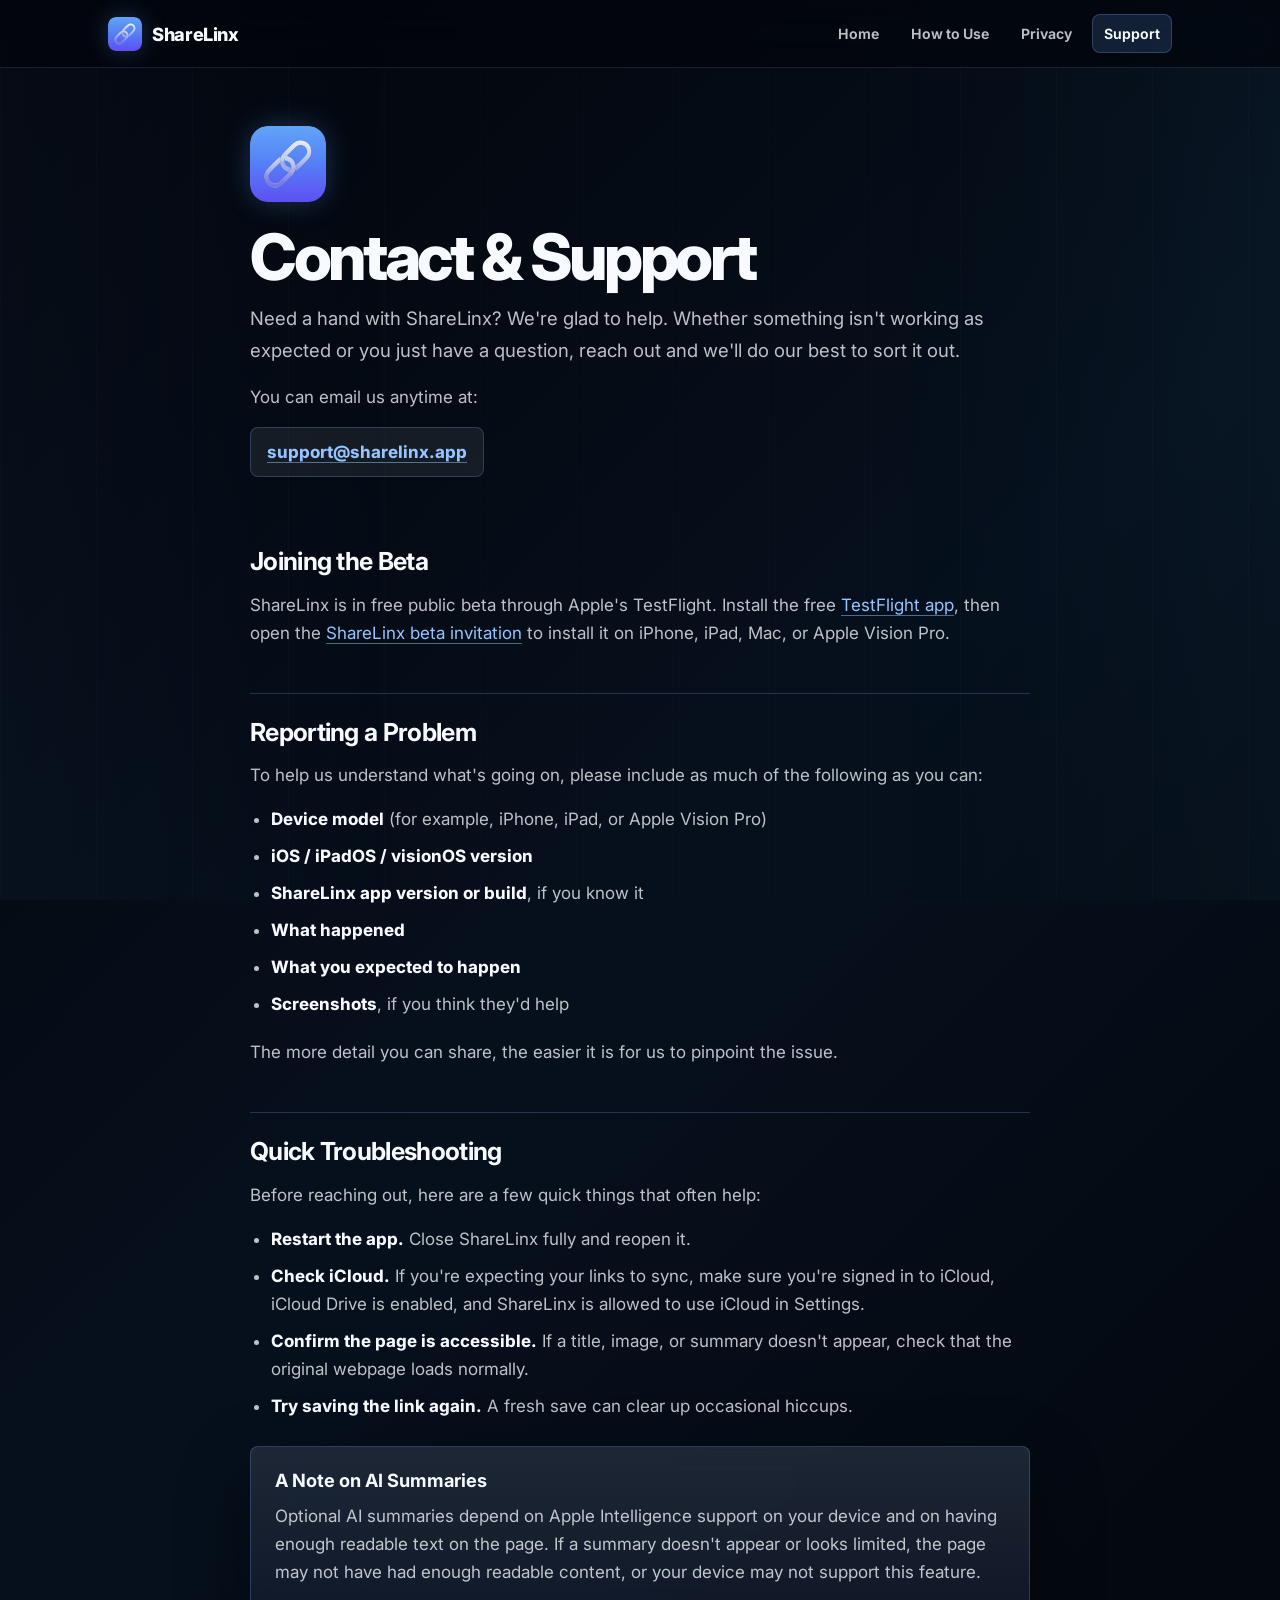
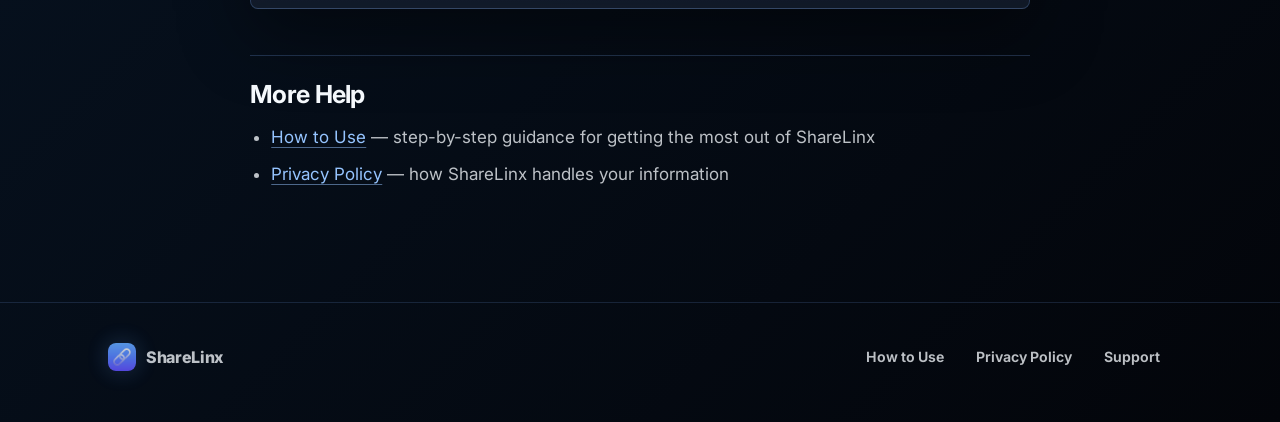
<file: support.html>
<!DOCTYPE html>
<html lang="en">
<head>
<meta charset="UTF-8">
<meta name="viewport" content="width=device-width, initial-scale=1.0">
<title>Contact &amp; Support — ShareLinx</title>
<link rel="icon" type="image/png" sizes="32x32" href="assets/favicon-32.png">
<link rel="icon" type="image/png" sizes="64x64" href="assets/favicon-64.png">
<link rel="apple-touch-icon" sizes="180x180" href="assets/apple-touch-icon.png">
<link rel="stylesheet" href="styles.css">
</head>
<body>

<header class="site-head">
  <div class="bar">
    <a class="brand" href="index.html"><img class="brand-icon" src="assets/sharelinx-icon.png" alt="" aria-hidden="true"><span>ShareLinx</span></a>
    <nav class="menu">
      <a href="index.html">Home</a>
      <a href="how-to-use.html">How to Use</a>
      <a href="privacy.html">Privacy</a>
      <a href="support.html" class="active">Support</a>
    </nav>
  </div>
</header>

<div class="wrap">
  <div class="doc">

    <div class="doc-mark reveal d1"><img src="assets/sharelinx-icon.png" alt="" aria-hidden="true"></div>
    <h1 class="page-title reveal d1">Contact &amp; Support</h1>
    <p class="page-intro reveal d2">Need a hand with ShareLinx? We're glad to help. Whether something isn't working as expected or you just have a question, reach out and we'll do our best to sort it out.</p>
    <p class="reveal d2">You can email us anytime at:</p>
    <p class="reveal d2"><a class="mailpill" href="mailto:support@sharelinx.app">support@sharelinx.app</a></p>

    <h2>Joining the Beta</h2>
    <p>ShareLinx is in free public beta through Apple's TestFlight. Install the free <a href="https://apps.apple.com/app/testflight/id899247664" target="_blank" rel="noopener">TestFlight app</a>, then open the <a href="https://testflight.apple.com/join/Ers4UhVY" target="_blank" rel="noopener">ShareLinx beta invitation</a> to install it on iPhone, iPad, Mac, or Apple Vision Pro.</p>

    <h2>Reporting a Problem</h2>
    <p>To help us understand what's going on, please include as much of the following as you can:</p>
    <ul>
      <li><strong>Device model</strong> (for example, iPhone, iPad, or Apple Vision Pro)</li>
      <li><strong>iOS / iPadOS / visionOS version</strong></li>
      <li><strong>ShareLinx app version or build</strong>, if you know it</li>
      <li><strong>What happened</strong></li>
      <li><strong>What you expected to happen</strong></li>
      <li><strong>Screenshots</strong>, if you think they'd help</li>
    </ul>
    <p>The more detail you can share, the easier it is for us to pinpoint the issue.</p>

    <h2>Quick Troubleshooting</h2>
    <p>Before reaching out, here are a few quick things that often help:</p>
    <ul>
      <li><strong>Restart the app.</strong> Close ShareLinx fully and reopen it.</li>
      <li><strong>Check iCloud.</strong> If you're expecting your links to sync, make sure you're signed in to iCloud, iCloud Drive is enabled, and ShareLinx is allowed to use iCloud in Settings.</li>
      <li><strong>Confirm the page is accessible.</strong> If a title, image, or summary doesn't appear, check that the original webpage loads normally.</li>
      <li><strong>Try saving the link again.</strong> A fresh save can clear up occasional hiccups.</li>
    </ul>

    <div class="callout">
      <h3 style="margin-top:0;">A Note on AI Summaries</h3>
      <p>Optional AI summaries depend on Apple Intelligence support on your device and on having enough readable text on the page. If a summary doesn't appear or looks limited, the page may not have had enough readable content, or your device may not support this feature.</p>
    </div>

    <h2>More Help</h2>
    <ul>
      <li><a href="how-to-use.html">How to Use</a> — step-by-step guidance for getting the most out of ShareLinx</li>
      <li><a href="privacy.html">Privacy Policy</a> — how ShareLinx handles your information</li>
    </ul>

  </div>
</div>

<footer class="site-foot">
  <div class="wrap">
    <div class="foot-brand"><img class="foot-icon" src="assets/sharelinx-icon.png" alt="" aria-hidden="true"><span>ShareLinx</span></div>
    <div class="foot-links">
      <a href="how-to-use.html">How to Use</a>
      <a href="privacy.html">Privacy Policy</a>
      <a href="support.html">Support</a>
    </div>
  </div>
</footer>

</body>
</html>
</file>
<file: styles.css>
/* ShareLinx — app-icon inspired website styles */
@import url('https://fonts.googleapis.com/css2?family=Inter:wght@400;500;600;700;800&display=swap');

:root {
  --bg: #03050a;
  --bg-soft: #07101d;
  --ink: #f7fbff;
  --ink-soft: rgba(247, 251, 255, 0.76);
  --ink-faint: rgba(247, 251, 255, 0.52);
  --panel: rgba(10, 20, 36, 0.72);
  --panel-strong: rgba(14, 27, 48, 0.86);
  --line: rgba(126, 174, 255, 0.24);
  --line-bright: rgba(126, 174, 255, 0.46);
  --blue: #66a3ff;
  --blue-bright: #95c4ff;
  --violet: #9b8cff;
  --aqua: #79e0ff;
  --shadow: 0 26px 70px rgba(0, 0, 0, 0.42);
  --radius: 8px;
  --maxw: 1120px;
  --font: Inter, -apple-system, BlinkMacSystemFont, "SF Pro Display", "Segoe UI", sans-serif;
}

* { box-sizing: border-box; margin: 0; padding: 0; }

html { scroll-behavior: smooth; }

body {
  min-height: 100vh;
  background:
    linear-gradient(135deg, #03050a 0%, #06101d 48%, #03050a 100%);
  color: var(--ink);
  font-family: var(--font);
  font-size: 17px;
  line-height: 1.65;
  -webkit-font-smoothing: antialiased;
}

body::before {
  content: "";
  position: fixed;
  inset: 0;
  pointer-events: none;
  z-index: 0;
  background:
    linear-gradient(90deg, rgba(102, 163, 255, 0.08), transparent 32%, transparent 68%, rgba(121, 224, 255, 0.06)),
    repeating-linear-gradient(90deg, rgba(255,255,255,0.028) 0 1px, transparent 1px 96px);
  opacity: 0.55;
}

.wrap {
  position: relative;
  z-index: 1;
  max-width: var(--maxw);
  margin: 0 auto;
  padding: 0 28px;
}

/* ---------- Header / brand ---------- */
.site-head {
  position: sticky;
  top: 0;
  z-index: 50;
  border-bottom: 1px solid rgba(126, 174, 255, 0.16);
  background: rgba(3, 5, 10, 0.72);
  backdrop-filter: blur(22px) saturate(150%);
}

.site-head .bar {
  max-width: var(--maxw);
  margin: 0 auto;
  padding: 14px 28px;
  display: flex;
  align-items: center;
  justify-content: space-between;
  gap: 18px;
}

.brand,
.foot-brand {
  color: var(--ink);
  text-decoration: none;
  display: inline-flex;
  align-items: center;
  gap: 10px;
  font-weight: 800;
  letter-spacing: -0.02em;
}

.brand { font-size: 1.14rem; }
.foot-brand { font-size: 1rem; color: var(--ink-soft); }

.brand-icon,
.foot-icon {
  display: block;
  border-radius: 8px;
  box-shadow: 0 0 24px rgba(102, 163, 255, 0.28);
}

.brand-icon { width: 34px; height: 34px; }
.foot-icon { width: 28px; height: 28px; opacity: 0.9; }

nav.menu { display: flex; gap: 8px; flex-wrap: wrap; }

nav.menu a,
.foot-links a {
  color: var(--ink-soft);
  text-decoration: none;
  font-size: 0.88rem;
  font-weight: 650;
  padding: 8px 12px;
  border-radius: 8px;
  transition: background 0.2s, color 0.2s, border-color 0.2s;
}

nav.menu a:hover,
.foot-links a:hover {
  color: var(--ink);
  background: rgba(255, 255, 255, 0.08);
}

nav.menu a.active {
  color: var(--ink);
  background: rgba(102, 163, 255, 0.16);
  box-shadow: inset 0 0 0 1px rgba(149, 196, 255, 0.22);
}

/* ---------- Hero ---------- */
.hero {
  position: relative;
  padding: 86px 0 68px;
  text-align: center;
  overflow: hidden;
}

.hero::after {
  content: "";
  position: absolute;
  left: 50%;
  bottom: 0;
  width: min(880px, 86vw);
  height: 1px;
  transform: translateX(-50%);
  background: linear-gradient(90deg, transparent, rgba(126, 174, 255, 0.48), transparent);
}

.hero-mark {
  width: clamp(116px, 18vw, 188px);
  height: clamp(116px, 18vw, 188px);
  margin: 0 auto 30px;
  position: relative;
}

.hero-mark img {
  width: 100%;
  height: 100%;
  display: block;
  border-radius: 22%;
  box-shadow:
    0 0 0 1px rgba(149, 196, 255, 0.24),
    0 0 42px rgba(102, 163, 255, 0.38),
    0 24px 70px rgba(0, 0, 0, 0.5);
}

.eyebrow {
  color: var(--blue-bright);
  font-size: 0.78rem;
  font-weight: 750;
  letter-spacing: 0.16em;
  text-transform: uppercase;
  margin-bottom: 18px;
}

h1.display {
  max-width: 13ch;
  margin: 0 auto 24px;
  font-size: clamp(3rem, 7.2vw, 6rem);
  line-height: 0.98;
  letter-spacing: -0.055em;
  font-weight: 800;
}

h1.display em {
  font-style: normal;
  color: var(--blue-bright);
  text-shadow: 0 0 34px rgba(102, 163, 255, 0.3);
}

.lede {
  max-width: 64ch;
  margin: 0 auto;
  color: var(--ink-soft);
  font-size: clamp(1.08rem, 2vw, 1.28rem);
  line-height: 1.7;
}

/* ---------- Buttons ---------- */
.cta-row {
  display: flex;
  justify-content: center;
  gap: 14px;
  flex-wrap: wrap;
  margin-top: 34px;
}

.btn {
  display: inline-flex;
  align-items: center;
  justify-content: center;
  min-height: 48px;
  padding: 13px 22px;
  border-radius: 8px;
  color: var(--ink);
  font-size: 0.94rem;
  font-weight: 750;
  text-decoration: none;
  transition: transform 0.18s, box-shadow 0.2s, background 0.2s;
}

.btn:hover { transform: translateY(-2px); }

.btn-primary {
  color: #031022;
  background: linear-gradient(180deg, #c7e1ff, #76adff);
  box-shadow: 0 12px 34px rgba(102, 163, 255, 0.3);
}

.btn-ghost {
  background: rgba(255, 255, 255, 0.07);
  box-shadow: inset 0 0 0 1px rgba(149, 196, 255, 0.22);
}

.cta-note {
  margin: 16px auto 0;
  max-width: 52ch;
  color: var(--ink-soft);
  font-size: 0.86rem;
  line-height: 1.6;
}
.cta-note a { color: var(--blue-bright); text-decoration: none; }
.cta-note a:hover { text-decoration: underline; }
.band .cta-note { margin-left: 0; }

/* ---------- Feature grid ---------- */
.section { padding: 64px 0; }

.section-label {
  margin-bottom: 24px;
  padding-bottom: 14px;
  border-bottom: 1px solid var(--line);
  color: var(--ink-faint);
  font-size: 0.82rem;
  font-weight: 750;
  letter-spacing: 0.14em;
  text-transform: uppercase;
}

.feature-grid {
  display: grid;
  grid-template-columns: repeat(auto-fit, minmax(290px, 1fr));
  gap: 18px;
}

.card,
.band,
.doc .callout {
  border: 1px solid var(--line);
  border-radius: var(--radius);
  background:
    linear-gradient(180deg, rgba(255,255,255,0.09), rgba(255,255,255,0.035)),
    var(--panel);
  box-shadow: var(--shadow);
  backdrop-filter: blur(18px) saturate(140%);
}

.card {
  padding: 28px;
  transition: transform 0.24s, border-color 0.24s, background 0.24s;
}

.card:hover {
  transform: translateY(-4px);
  border-color: var(--line-bright);
  background:
    linear-gradient(180deg, rgba(255,255,255,0.12), rgba(255,255,255,0.045)),
    var(--panel-strong);
}

.card .num {
  color: var(--aqua);
  font-size: 0.78rem;
  font-weight: 800;
  letter-spacing: 0.12em;
  margin-bottom: 14px;
}

.card h3 {
  margin-bottom: 10px;
  color: var(--ink);
  font-size: 1.24rem;
  line-height: 1.2;
  letter-spacing: -0.02em;
}

.card p {
  color: var(--ink-soft);
  font-size: 0.98rem;
  line-height: 1.58;
}

/* ---------- Get started band ---------- */
.band {
  padding: 44px;
  margin: 28px 0;
  overflow: hidden;
  position: relative;
}

.band::before {
  content: "";
  position: absolute;
  inset: 0;
  border-radius: inherit;
  pointer-events: none;
  box-shadow: inset 0 0 52px rgba(102, 163, 255, 0.1);
}

.band h2 {
  position: relative;
  margin-bottom: 14px;
  font-size: clamp(1.9rem, 4vw, 3rem);
  line-height: 1.05;
  letter-spacing: -0.04em;
}

.band p {
  position: relative;
  max-width: 62ch;
  color: var(--ink-soft);
  font-size: 1.08rem;
}

.band .cta-row { justify-content: flex-start; }

/* ---------- Article / doc pages ---------- */
.doc {
  max-width: 780px;
  margin: 0 auto;
  padding: 58px 0 24px;
}

.doc-mark {
  width: 76px;
  height: 76px;
  margin-bottom: 22px;
}

.doc-mark img {
  width: 100%;
  height: 100%;
  display: block;
  border-radius: 18px;
  box-shadow: 0 0 28px rgba(102, 163, 255, 0.26);
}

.page-title {
  margin-bottom: 14px;
  color: var(--ink);
  font-size: clamp(2.4rem, 5.5vw, 4rem);
  line-height: 1.02;
  letter-spacing: -0.052em;
  font-weight: 800;
}

.page-intro {
  max-width: 64ch;
  margin-bottom: 14px;
  color: var(--ink-soft);
  font-size: 1.16rem;
  line-height: 1.72;
}

.meta-stamp {
  margin-top: 10px;
  color: var(--blue-bright);
  font-size: 0.84rem;
  font-weight: 650;
}

.doc h2 {
  margin: 46px 0 14px;
  padding-top: 24px;
  border-top: 1px solid var(--line);
  color: var(--ink);
  font-size: 1.55rem;
  line-height: 1.18;
  letter-spacing: -0.028em;
}

.doc h2:first-of-type { border-top: none; }

.doc h3 {
  margin: 28px 0 10px;
  color: var(--ink);
  font-size: 1.14rem;
  line-height: 1.25;
}

.doc p { margin: 0 0 16px; color: var(--ink-soft); }
.doc ul, .doc ol { margin: 0 0 20px; padding-left: 1.25em; }
.doc li { margin-bottom: 9px; color: var(--ink-soft); }
.doc strong { color: var(--ink); font-weight: 750; }

.doc a {
  color: var(--blue-bright);
  text-decoration: underline;
  text-decoration-color: rgba(149, 196, 255, 0.5);
  text-underline-offset: 4px;
}

.doc .callout {
  padding: 22px 24px;
  margin: 26px 0;
}

.doc .callout p:last-child { margin-bottom: 0; }

.mailpill {
  display: inline-flex;
  align-items: center;
  min-height: 44px;
  padding: 10px 16px;
  border: 1px solid var(--line);
  border-radius: 8px;
  background: rgba(255, 255, 255, 0.07);
  color: var(--ink);
  font-weight: 750;
  text-decoration: none;
}

.mailpill:hover {
  border-color: var(--line-bright);
  background: rgba(102, 163, 255, 0.14);
}

/* numbered step list */
ol.steps { counter-reset: step; list-style: none; padding-left: 0; }

ol.steps li {
  counter-increment: step;
  position: relative;
  padding-left: 46px;
}

ol.steps li::before {
  content: counter(step);
  position: absolute;
  left: 0;
  top: 1px;
  width: 30px;
  height: 30px;
  border-radius: 50%;
  color: #031022;
  background: linear-gradient(180deg, #c7e1ff, #76adff);
  font-size: 0.82rem;
  font-weight: 800;
  display: flex;
  align-items: center;
  justify-content: center;
}

/* ---------- Footer ---------- */
footer.site-foot {
  position: relative;
  z-index: 1;
  margin-top: 70px;
  padding: 34px 0 46px;
  border-top: 1px solid rgba(126, 174, 255, 0.16);
}

footer.site-foot .wrap {
  display: flex;
  justify-content: space-between;
  align-items: center;
  gap: 24px;
  flex-wrap: wrap;
}

.foot-links { display: flex; gap: 8px; flex-wrap: wrap; }
.foot-note { width: 100%; margin-top: 8px; color: var(--ink-faint); font-size: 0.78rem; }

/* reveal animation */
.reveal { opacity: 0; transform: translateY(18px); animation: rise 0.7s forwards; }
@keyframes rise { to { opacity: 1; transform: none; } }
.d1 { animation-delay: 0.05s; }
.d2 { animation-delay: 0.15s; }
.d3 { animation-delay: 0.25s; }
.d4 { animation-delay: 0.35s; }
.d5 { animation-delay: 0.45s; }

@media (max-width: 720px) {
  body { font-size: 16px; }
  .site-head .bar { padding: 12px 18px; }
  .wrap { padding: 0 20px; }
  nav.menu { display: none; }
  .hero { padding: 54px 0 46px; }
  .hero-mark { margin-bottom: 24px; }
  .feature-grid { grid-template-columns: 1fr; }
  .band { padding: 30px 24px; }
  .band .cta-row { justify-content: center; }
  .doc { padding-top: 42px; }
}

/* 2.0 refresh: the privacy line under the hero lede */
.hero-privacy { margin-top: 4px; }
.hero-privacy strong { color: var(--blue-bright); font-weight: 600; }

/* Keep the AI Access heading visible below the sticky navigation. */
#ai-access { scroll-margin-top: 100px; }
</file>
